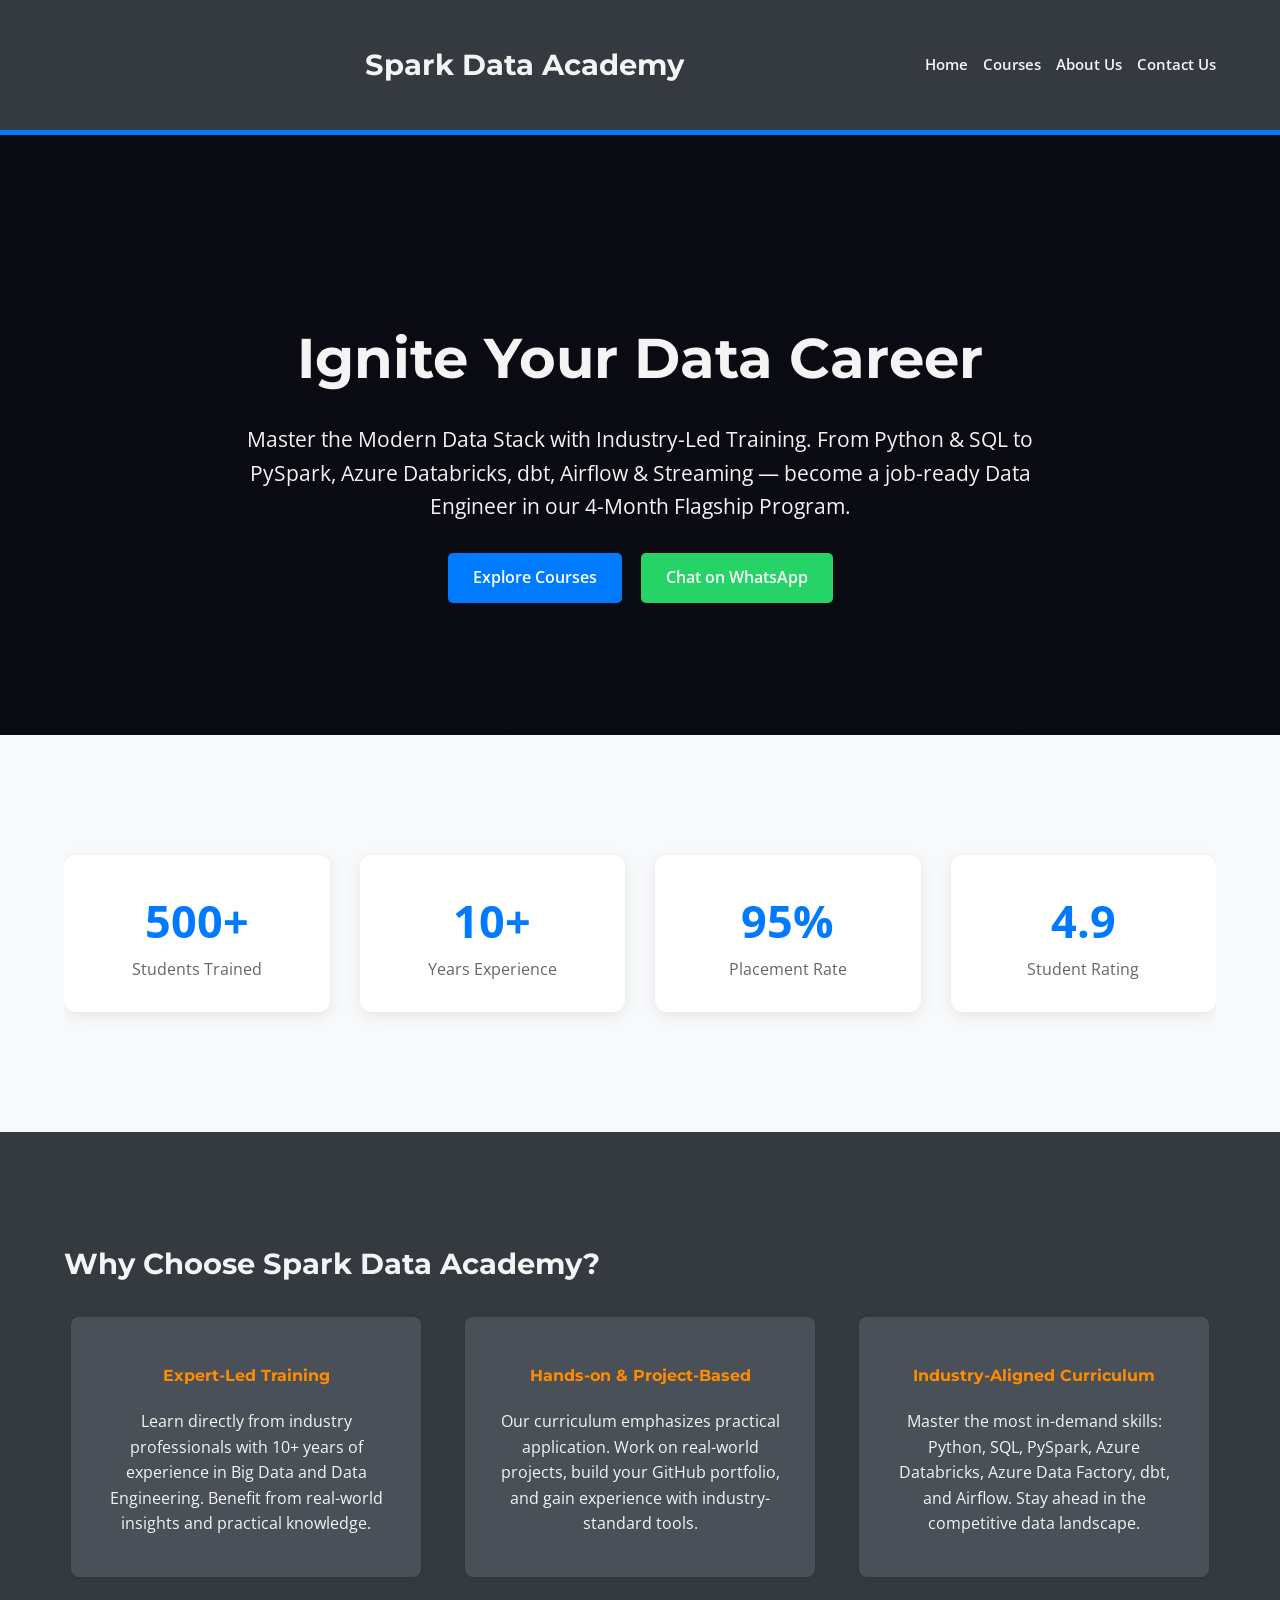
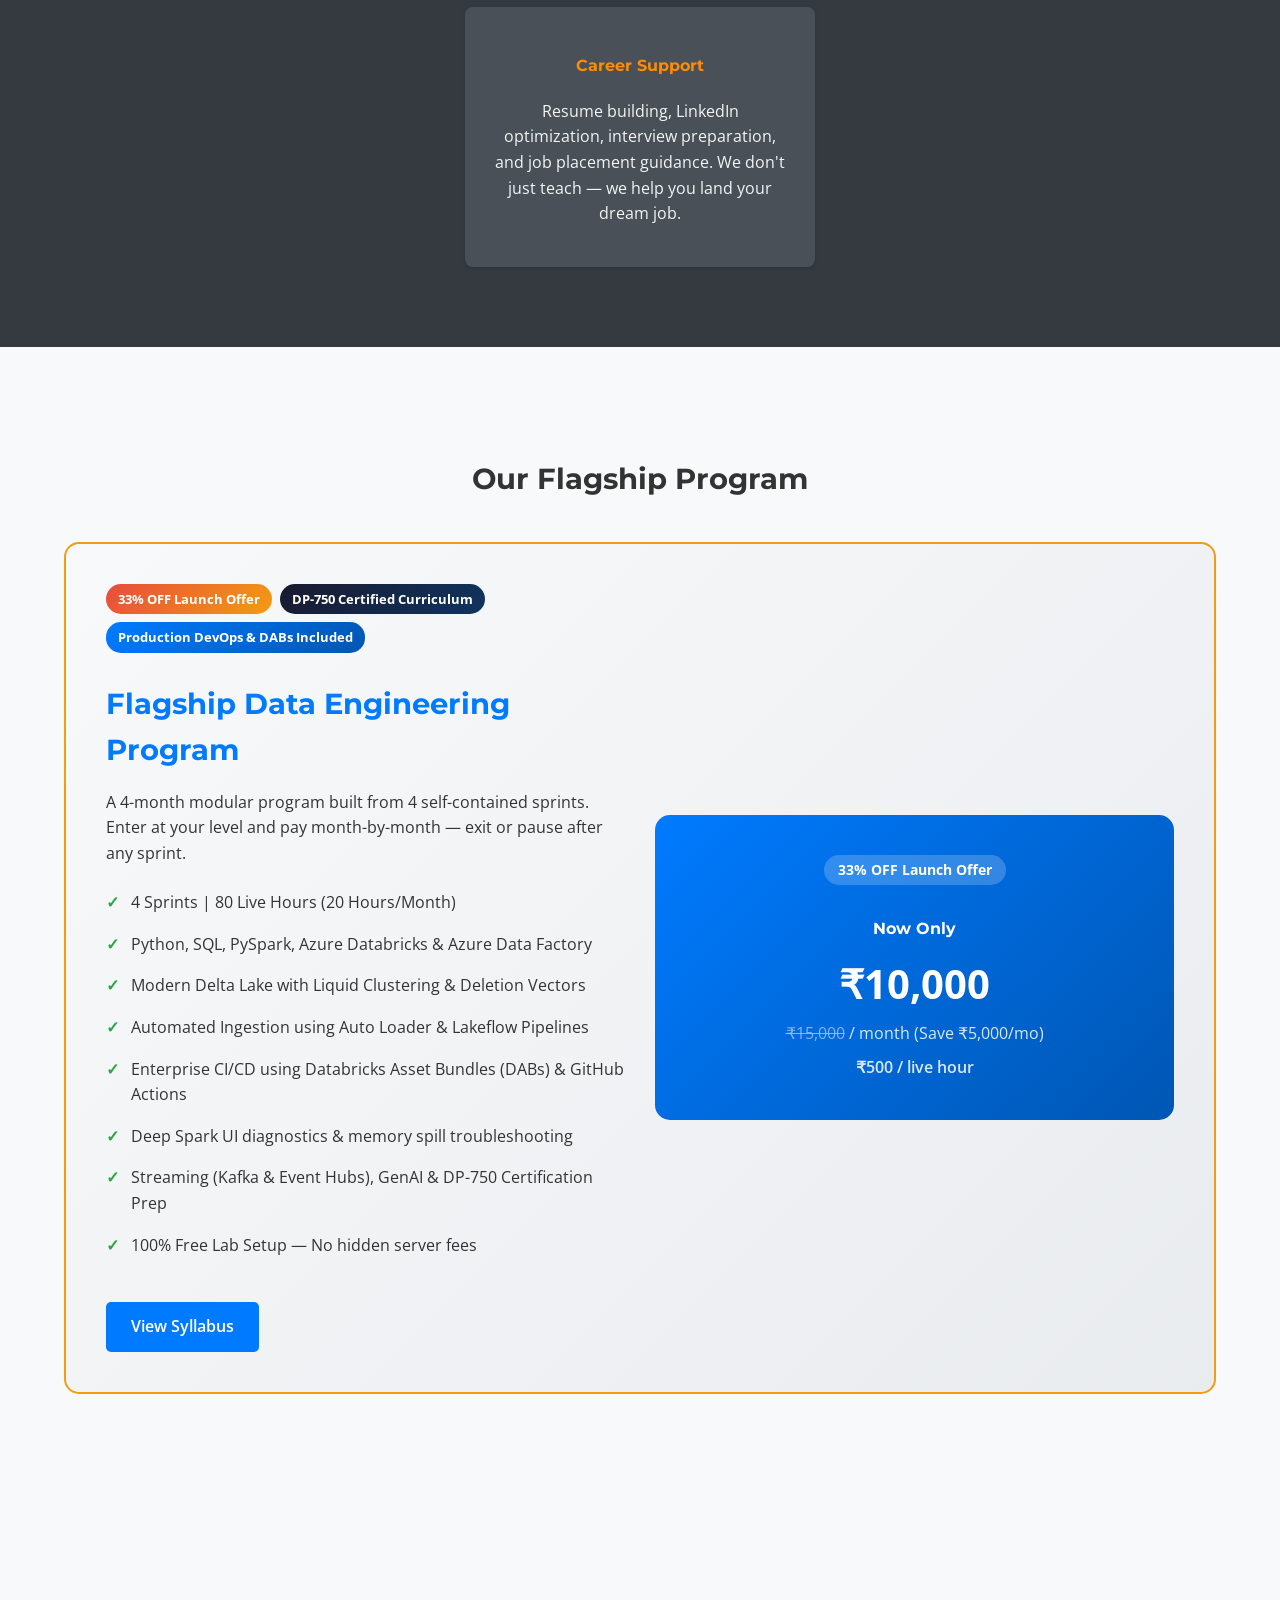
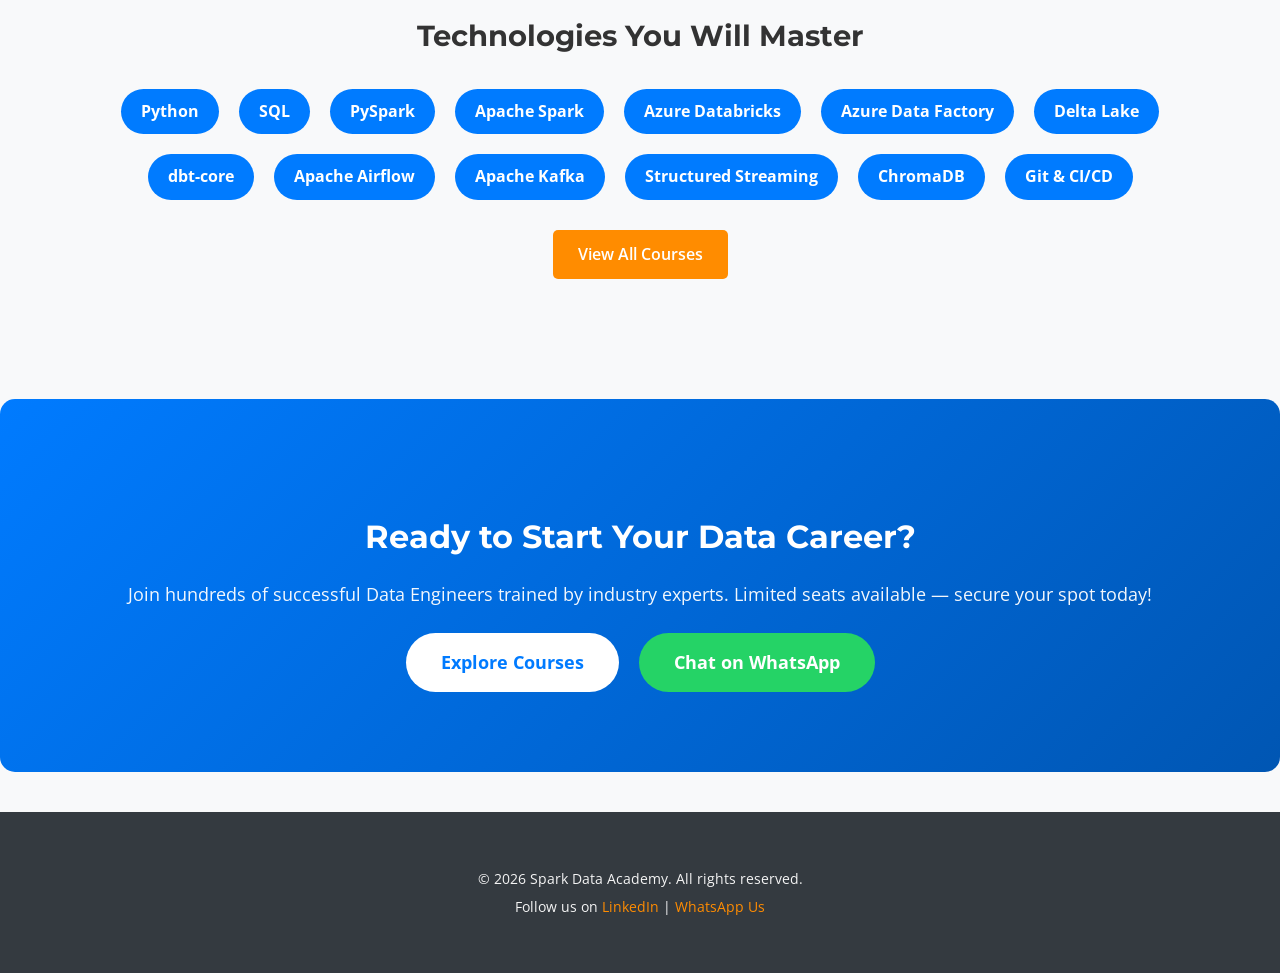
<file: index.html>
<!DOCTYPE html>
<html lang="en">
<head>
    <meta charset="UTF-8">
    <meta name="viewport" content="width=device-width, initial-scale=1.0">
    <title>Spark Data Academy - Ignite Your Data Career</title>
    <link rel="stylesheet" href="style.css">
    <link href="https://fonts.googleapis.com/css2?family=Montserrat:wght@400;700&family=Open+Sans:wght@400;600&display=swap" rel="stylesheet">
    <style>
        .header-logo {
            content: url('https://github.com/sparkdataacademy/sparkdataacademy.github.io/blob/e633ca1f9856132169ed6efd77cc8ddea6101597/logo.png?raw=true'); 
            height: 60px; 
            width: auto;
            vertical-align: middle;
            margin-right: 15px;
        }
        .stats-grid {
            display: grid;
            grid-template-columns: repeat(auto-fit, minmax(200px, 1fr));
            gap: 30px;
            margin: 40px 0;
        }
        .stat-item {
            text-align: center;
            padding: 30px 20px;
            background: white;
            border-radius: 12px;
            box-shadow: 0 4px 15px rgba(0, 0, 0, 0.08);
        }
        .stat-number {
            font-size: 2.8em;
            font-weight: bold;
            color: var(--primary-color);
            display: block;
        }
        .stat-label {
            color: #666;
            font-size: 1em;
            margin-top: 5px;
        }
        .course-highlight {
            background: linear-gradient(135deg, #f8f9fa, #e9ecef);
            padding: 40px;
            border-radius: 15px;
            margin: 30px 0;
            display: grid;
            grid-template-columns: 1fr 1fr;
            gap: 30px;
            align-items: stretch;
        }
        .course-highlight-price {
            display: flex;
            flex-direction: column;
            justify-content: center;
        }
        .course-highlight-content h3 {
            color: var(--primary-color);
            margin-bottom: 15px;
        }
        .course-highlight-features {
            list-style: none;
            padding: 0;
        }
        .course-highlight-features li {
            padding: 8px 0;
            padding-left: 25px;
            position: relative;
        }
        .course-highlight-features li:before {
            content: "\2713";
            color: #28a745;
            position: absolute;
            left: 0;
            font-weight: bold;
        }
        .cta-section {
            background: linear-gradient(135deg, var(--primary-color), #0056b3);
            color: white;
            padding: 60px 30px;
            border-radius: 15px;
            text-align: center;
            margin: 40px 0;
        }
        .cta-section h3 {
            color: white;
            font-size: 2em;
            margin-bottom: 15px;
        }
        .cta-section p {
            font-size: 1.1em;
            margin-bottom: 25px;
            opacity: 0.95;
        }
        .cta-buttons {
            display: flex;
            justify-content: center;
            gap: 20px;
            flex-wrap: wrap;
        }
        .cta-btn {
            display: inline-block;
            padding: 15px 35px;
            text-decoration: none;
            border-radius: 50px;
            font-weight: bold;
            font-size: 1.1em;
            transition: all 0.3s ease;
        }
        .cta-btn-primary {
            background: white;
            color: var(--primary-color);
        }
        .cta-btn-secondary {
            background: #25D366;
            color: white;
        }
        .cta-btn:hover {
            transform: translateY(-3px);
            box-shadow: 0 5px 20px rgba(0, 0, 0, 0.2);
            text-decoration: none;
        }
        @media (max-width: 768px) {
            .course-highlight {
                grid-template-columns: 1fr;
            }
        }
    </style>
</head>
<body>
    <header>
        <div class="container">
            <span class="header-logo"></span>
            <h1>Spark Data Academy</h1>
            <nav>
                <ul>
                    <li><a href="index.html">Home</a></li>
                    <li><a href="courses.html">Courses</a></li>
                    <li><a href="about.html">About Us</a></li>
                    <li><a href="contact.html">Contact Us</a></li>
                </ul>
            </nav>
        </div>
    </header>

    <section id="hero">
        <div class="container">
            <h2>Ignite Your Data Career</h2>
            <p>Master the Modern Data Stack with Industry-Led Training. From Python &amp; SQL to PySpark, Azure Databricks, dbt, Airflow &amp; Streaming &mdash; become a job-ready Data Engineer in our 4-Month Flagship Program.</p>
            <div style="margin-top: 30px;">
                <a href="courses.html" class="button" style="margin-right: 15px;">Explore Courses</a>
                <a href="https://wa.me/919030456094?text=Hi%20Spark%20Data%20Academy!%20I%27m%20interested%20in%20your%20courses." class="button" style="background: #25D366;" target="_blank">Chat on WhatsApp</a>
            </div>
        </div>
    </section>

    <section id="stats" class="light-bg">
        <div class="container">
            <div class="stats-grid">
                <div class="stat-item">
                    <span class="stat-number">500+</span>
                    <span class="stat-label">Students Trained</span>
                </div>
                <div class="stat-item">
                    <span class="stat-number">10+</span>
                    <span class="stat-label">Years Experience</span>
                </div>
                <div class="stat-item">
                    <span class="stat-number">95%</span>
                    <span class="stat-label">Placement Rate</span>
                </div>
                <div class="stat-item">
                    <span class="stat-number">4.9</span>
                    <span class="stat-label">Student Rating</span>
                </div>
            </div>
        </div>
    </section>

    <section id="why-choose-us" class="dark-bg">
        <div class="container">
            <h3>Why Choose Spark Data Academy?</h3>
            <div class="features-grid">
                <div class="feature-item">
                    <h4>Expert-Led Training</h4>
                    <p>Learn directly from industry professionals with 10+ years of experience in Big Data and Data Engineering. Benefit from real-world insights and practical knowledge.</p>
                </div>
                <div class="feature-item">
                    <h4>Hands-on &amp; Project-Based</h4>
                    <p>Our curriculum emphasizes practical application. Work on real-world projects, build your GitHub portfolio, and gain experience with industry-standard tools.</p>
                </div>
                <div class="feature-item">
                    <h4>Industry-Aligned Curriculum</h4>
                    <p>Master the most in-demand skills: Python, SQL, PySpark, Azure Databricks, Azure Data Factory, dbt, and Airflow. Stay ahead in the competitive data landscape.</p>
                </div>
                <div class="feature-item">
                    <h4>Career Support</h4>
                    <p>Resume building, LinkedIn optimization, interview preparation, and job placement guidance. We don't just teach &mdash; we help you land your dream job.</p>
                </div>
            </div>
        </div>
    </section>

    <section id="courses-overview">
        <div class="container">
            <h3 style="text-align: center; margin-bottom: 40px;">Our Flagship Program</h3>

            <div class="course-highlight" style="border: 2px solid #f39c12;">
                <div class="course-highlight-content">
                    <div style="display:flex; flex-wrap:wrap; gap:8px; margin-bottom:12px;">
                        <span style="background: linear-gradient(135deg, #e74c3c, #f39c12); color: white; padding: 5px 12px; border-radius: 15px; font-size: 0.8em; font-weight: bold;">33% OFF Launch Offer</span>
                        <span style="background: linear-gradient(135deg, #1a1a2e, #0f3460); color: white; padding: 5px 12px; border-radius: 15px; font-size: 0.8em; font-weight: bold;">DP-750 Certified Curriculum</span>
                        <span style="background: linear-gradient(135deg, #007bff, #0056b3); color: white; padding: 5px 12px; border-radius: 15px; font-size: 0.8em; font-weight: bold;">Production DevOps &amp; DABs Included</span>
                    </div>
                    <h3>Flagship Data Engineering Program</h3>
                    <p>A 4-month modular program built from 4 self-contained sprints. Enter at your level and pay month-by-month &mdash; exit or pause after any sprint.</p>
                    <ul class="course-highlight-features">
                        <li>4 Sprints | 80 Live Hours (20 Hours/Month)</li>
                        <li>Python, SQL, PySpark, Azure Databricks &amp; Azure Data Factory</li>
                        <li>Modern Delta Lake with Liquid Clustering &amp; Deletion Vectors</li>
                        <li>Automated Ingestion using Auto Loader &amp; Lakeflow Pipelines</li>
                        <li>Enterprise CI/CD using Databricks Asset Bundles (DABs) &amp; GitHub Actions</li>
                        <li>Deep Spark UI diagnostics &amp; memory spill troubleshooting</li>
                        <li>Streaming (Kafka &amp; Event Hubs), GenAI &amp; DP-750 Certification Prep</li>
                        <li>100% Free Lab Setup &mdash; No hidden server fees</li>
                    </ul>
                    <a href="courses.html" class="button" style="margin-top: 20px;">View Syllabus</a>
                </div>
                <div class="course-highlight-price" style="text-align: center;">
                    <div style="background: linear-gradient(135deg, #007bff, #0056b3); color: white; padding: 40px; border-radius: 15px;">
                        <span style="display:inline-block; background: rgba(255,255,255,0.2); padding: 4px 14px; border-radius: 15px; font-weight: bold; font-size: 0.85em; margin-bottom: 10px;">33% OFF Launch Offer</span>
                        <h4 style="color: white; margin-bottom: 10px;">Now Only</h4>
                        <p style="font-size: 2.5em; font-weight: bold; color: white; margin: 0;">&#8377;10,000</p>
                        <p style="color: rgba(255,255,255,0.85); margin: 5px 0 0;"><span style="text-decoration: line-through; opacity: 0.6;">&#8377;15,000</span> / month (Save &#8377;5,000/mo)</p>
                        <p style="color: rgba(255,255,255,0.85); margin: 8px 0 0; font-weight: 600;">&#8377;500 / live hour</p>
                    </div>
                </div>
            </div>
        </div>
    </section>

    <section id="technologies">
        <div class="container">
            <h3 style="text-align: center; margin-bottom: 30px;">Technologies You Will Master</h3>
            <div class="tech-list">
                <p><strong>Python</strong></p>
                <p><strong>SQL</strong></p>
                <p><strong>PySpark</strong></p>
                <p><strong>Apache Spark</strong></p>
                <p><strong>Azure Databricks</strong></p>
                <p><strong>Azure Data Factory</strong></p>
                <p><strong>Delta Lake</strong></p>
                <p><strong>dbt-core</strong></p>
                <p><strong>Apache Airflow</strong></p>
                <p><strong>Apache Kafka</strong></p>
                <p><strong>Structured Streaming</strong></p>
                <p><strong>ChromaDB</strong></p>
                <p><strong>Git &amp; CI/CD</strong></p>
            </div>
            <div style="text-align: center; margin-top: 30px;">
                <a href="courses.html" class="button secondary">View All Courses</a>
            </div>
        </div>
    </section>

    <section class="cta-section">
        <div class="container">
            <h3>Ready to Start Your Data Career?</h3>
            <p>Join hundreds of successful Data Engineers trained by industry experts. Limited seats available &mdash; secure your spot today!</p>
            <div class="cta-buttons">
                <a href="courses.html" class="cta-btn cta-btn-primary">Explore Courses</a>
                <a href="https://wa.me/919030456094?text=Hi%20Spark%20Data%20Academy!%20I%27d%20like%20to%20know%20more%20about%20your%20courses." class="cta-btn cta-btn-secondary" target="_blank">Chat on WhatsApp</a>
            </div>
        </div>
    </section>

    <footer>
        <div class="container">
            <p>&copy; 2026 Spark Data Academy. All rights reserved.</p>
            <p>Follow us on <a href="https://www.linkedin.com/company/sparkbigdataacademy" target="_blank">LinkedIn</a> | <a href="https://wa.me/919030456094" target="_blank">WhatsApp Us</a></p>
        </div>
    </footer>
</body>
</html>
</file>
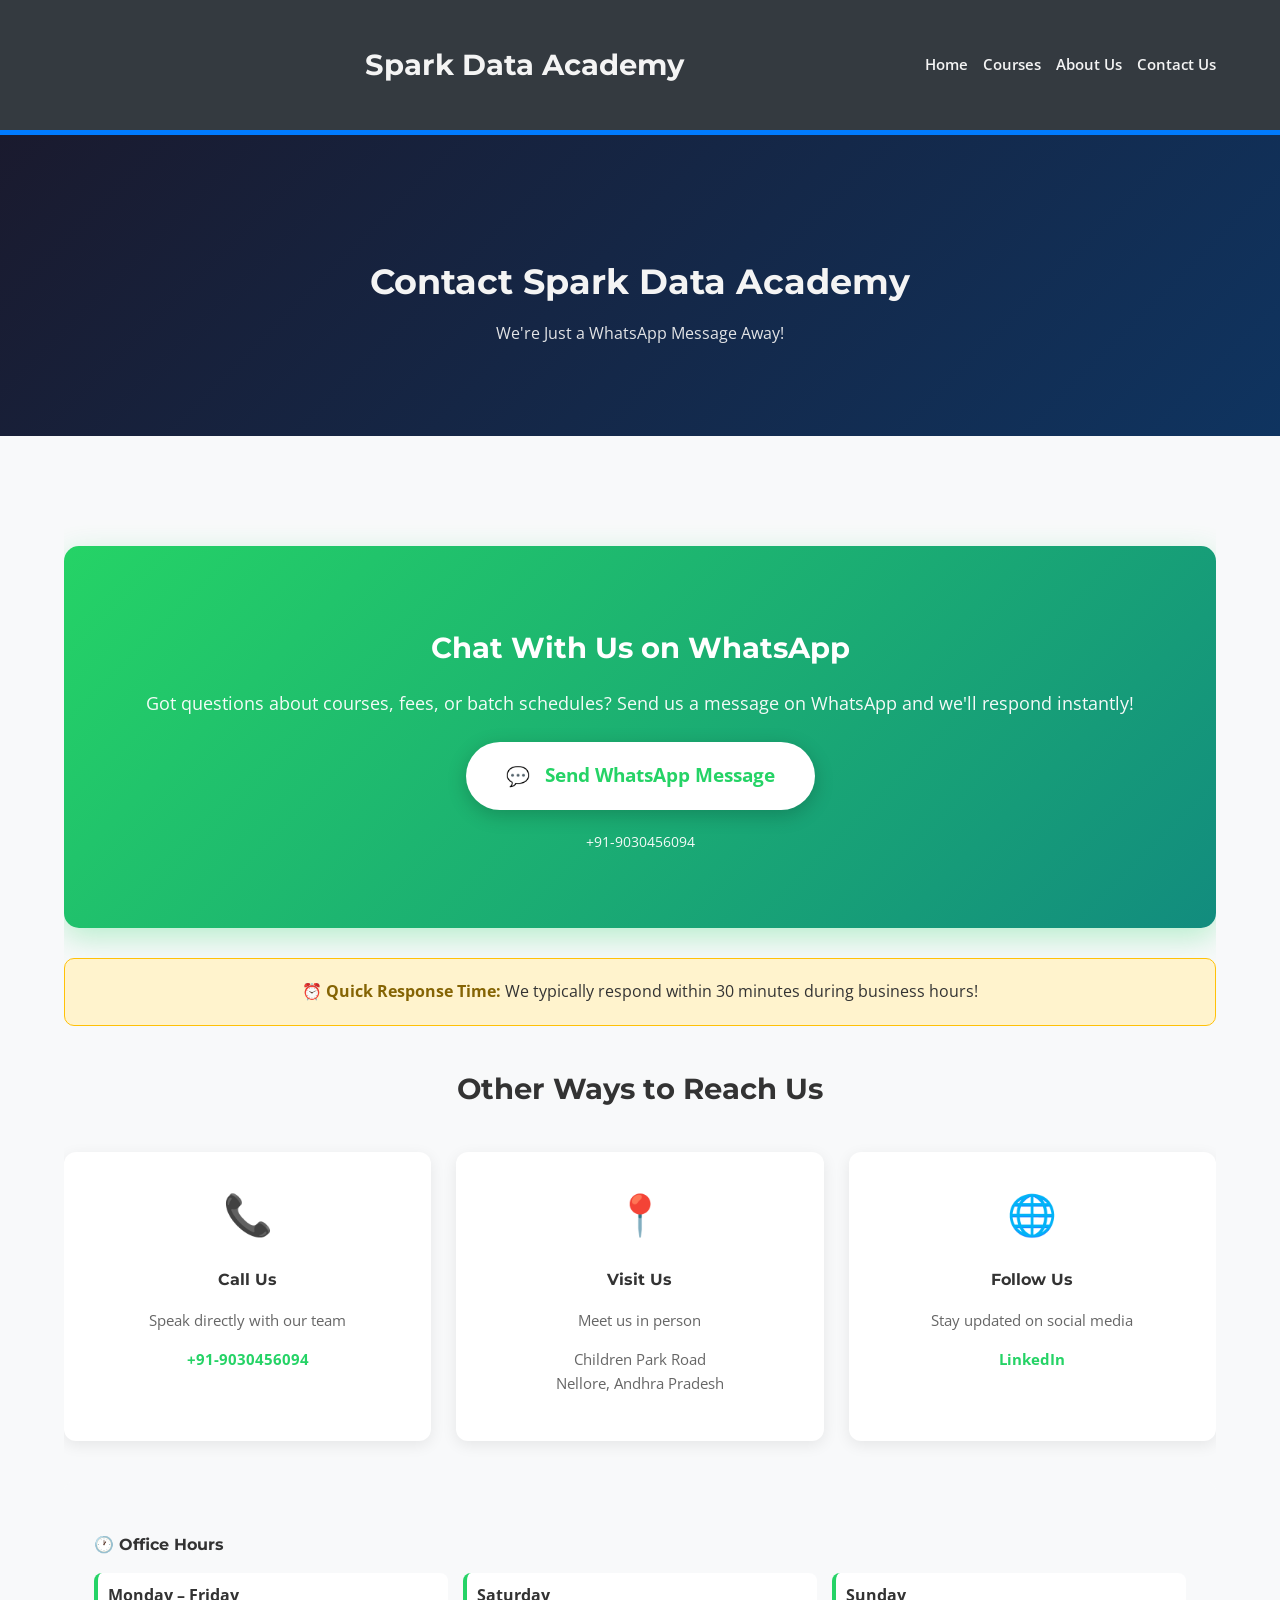
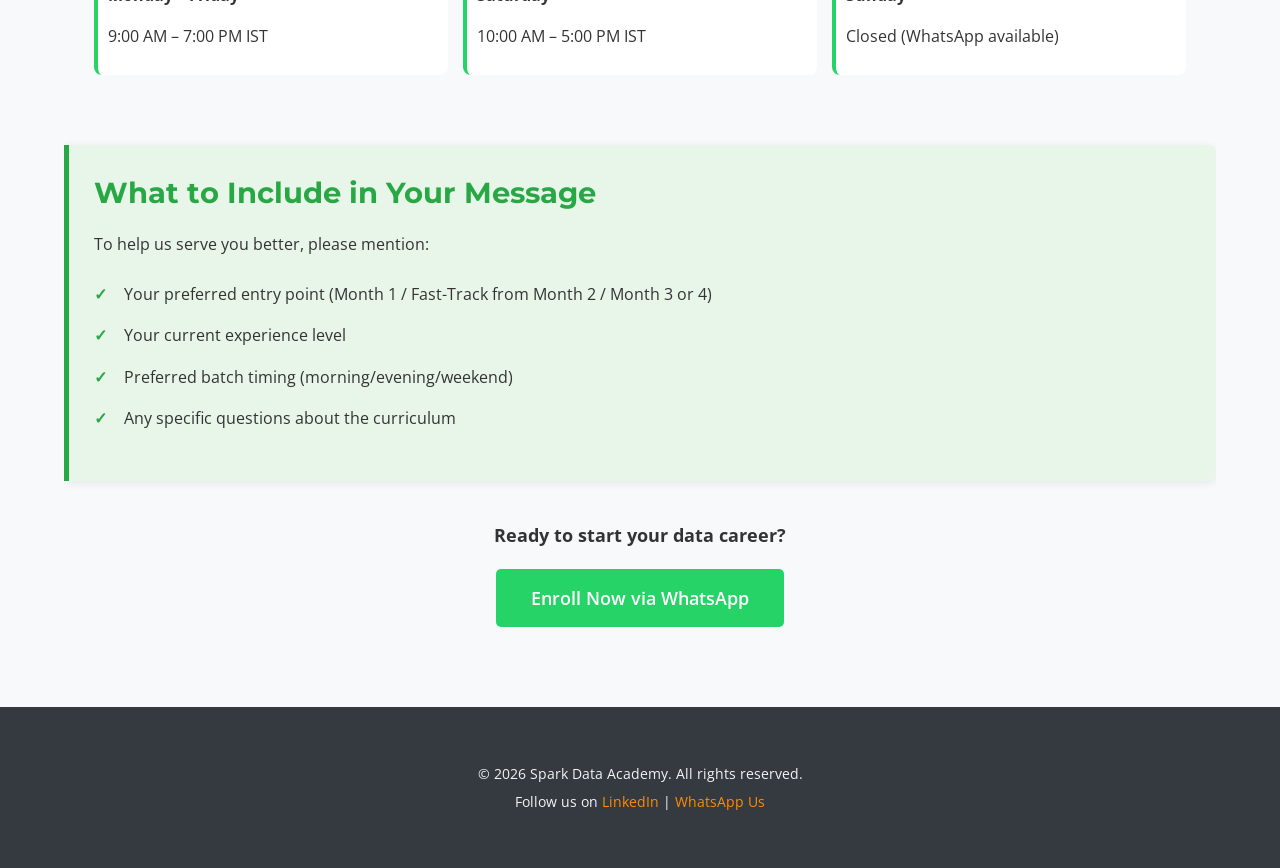
<file: contact.html>
<!DOCTYPE html>
<html lang="en">
<head>
    <meta charset="UTF-8">
    <meta name="viewport" content="width=device-width, initial-scale=1.0">
    <title>Contact Us - Spark Data Academy</title>
    <link rel="stylesheet" href="style.css">
    <link href="https://fonts.googleapis.com/css2?family=Montserrat:wght@400;700&family=Open+Sans:wght@400;600&display=swap" rel="stylesheet">
    <style>
        .header-logo {
            content: url('https://github.com/sparkdataacademy/sparkdataacademy.github.io/blob/e633ca1f9856132169ed6efd77cc8ddea6101597/logo.png?raw=true'); 
            height: 60px; 
            width: auto;
            vertical-align: middle;
            margin-right: 15px;
        }
        .whatsapp-section {
            background: linear-gradient(135deg, #25D366, #128C7E);
            color: white;
            padding: 50px 30px;
            border-radius: 15px;
            text-align: center;
            margin: 30px 0;
            box-shadow: 0 10px 30px rgba(37, 211, 102, 0.3);
        }
        .whatsapp-section h3 {
            color: white;
            margin-bottom: 15px;
            font-size: 1.8em;
        }
        .whatsapp-section p {
            font-size: 1.1em;
            margin-bottom: 25px;
            opacity: 0.95;
        }
        .whatsapp-btn {
            display: inline-block;
            background: white;
            color: #25D366;
            padding: 18px 40px;
            text-decoration: none;
            border-radius: 50px;
            font-weight: bold;
            font-size: 1.2em;
            transition: all 0.3s ease;
            box-shadow: 0 5px 20px rgba(0, 0, 0, 0.2);
        }
        .whatsapp-btn:hover {
            transform: translateY(-3px);
            box-shadow: 0 8px 25px rgba(0, 0, 0, 0.3);
            text-decoration: none;
        }
        .whatsapp-icon {
            width: 24px;
            height: 24px;
            vertical-align: middle;
            margin-right: 10px;
        }
        .contact-cards {
            display: grid;
            grid-template-columns: repeat(auto-fit, minmax(280px, 1fr));
            gap: 25px;
            margin: 40px 0;
        }
        .contact-card {
            background: white;
            padding: 30px;
            border-radius: 12px;
            text-align: center;
            box-shadow: 0 4px 15px rgba(0, 0, 0, 0.08);
            transition: transform 0.3s ease;
        }
        .contact-card:hover {
            transform: translateY(-5px);
        }
        .contact-card-icon {
            font-size: 2.5em;
            margin-bottom: 15px;
        }
        .contact-card h4 {
            color: #333;
            margin-bottom: 10px;
        }
        .contact-card p {
            color: #666;
            font-size: 0.95em;
        }
        .contact-card a {
            color: #25D366;
            font-weight: bold;
            text-decoration: none;
        }
        .contact-card a:hover {
            text-decoration: underline;
        }
        .response-time {
            background: #fff3cd;
            border: 1px solid #ffc107;
            padding: 20px;
            border-radius: 10px;
            margin: 30px 0;
            text-align: center;
        }
        .response-time strong {
            color: #856404;
        }
        .office-hours {
            background: #f8f9fa;
            padding: 30px;
            border-radius: 12px;
            margin: 30px 0;
        }
        .office-hours h4 {
            color: #333;
            margin-bottom: 15px;
        }
        .office-hours-grid {
            display: grid;
            grid-template-columns: repeat(auto-fit, minmax(200px, 1fr));
            gap: 15px;
        }
        .office-day {
            padding: 10px;
            background: white;
            border-radius: 8px;
            border-left: 4px solid #25D366;
        }
    </style>
</head>
<body>
    <header>
        <div class="container">
            <span class="header-logo"></span>
            <h1>Spark Data Academy</h1>
            <nav>
                <ul>
                    <li><a href="index.html">Home</a></li>
                    <li><a href="courses.html">Courses</a></li>
                    <li><a href="about.html">About Us</a></li>
                    <li><a href="contact.html">Contact Us</a></li>
                </ul>
            </nav>
        </div>
    </header>

    <section id="page-hero">
        <div class="container">
            <h2>Contact Spark Data Academy</h2>
            <p>We're Just a WhatsApp Message Away!</p>
        </div>
    </section>

    <section id="contact-content" class="light-bg">
        <div class="container">
            
            <div class="whatsapp-section">
                <h3>Chat With Us on WhatsApp</h3>
                <p>Got questions about courses, fees, or batch schedules? Send us a message on WhatsApp and we'll respond instantly!</p>
                <a href="https://wa.me/919030456094?text=Hi%20Spark%20Data%20Academy!%20I%27m%20interested%20in%20your%20courses.%20Please%20share%20more%20details." class="whatsapp-btn" target="_blank">
                    <span class="whatsapp-icon">&#128172;</span> Send WhatsApp Message
                </a>
                <p style="margin-top: 20px; font-size: 0.9em;">+91-9030456094</p>
            </div>

            <div class="response-time">
                <strong>&#9200; Quick Response Time:</strong> We typically respond within 30 minutes during business hours!
            </div>

            <h3 style="text-align: center; margin: 40px 0 20px;">Other Ways to Reach Us</h3>
            
            <div class="contact-cards">
                <div class="contact-card">
                    <div class="contact-card-icon">&#128222;</div>
                    <h4>Call Us</h4>
                    <p>Speak directly with our team</p>
                    <p><a href="tel:+919030456094">+91-9030456094</a></p>
                </div>
                
                <div class="contact-card">
                    <div class="contact-card-icon">&#128205;</div>
                    <h4>Visit Us</h4>
                    <p>Meet us in person</p>
                    <p>Children Park Road<br>Nellore, Andhra Pradesh</p>
                </div>
                
                <div class="contact-card">
                    <div class="contact-card-icon">&#127760;</div>
                    <h4>Follow Us</h4>
                    <p>Stay updated on social media</p>
                    <p><a href="https://www.linkedin.com/company/sparkbigdataacademy" target="_blank">LinkedIn</a></p>
                </div>
            </div>

            <div class="office-hours">
                <h4>&#128336; Office Hours</h4>
                <div class="office-hours-grid">
                    <div class="office-day">
                        <strong>Monday &ndash; Friday</strong>
                        <p>9:00 AM &ndash; 7:00 PM IST</p>
                    </div>
                    <div class="office-day">
                        <strong>Saturday</strong>
                        <p>10:00 AM &ndash; 5:00 PM IST</p>
                    </div>
                    <div class="office-day">
                        <strong>Sunday</strong>
                        <p>Closed (WhatsApp available)</p>
                    </div>
                </div>
            </div>

            <div class="module-card" style="background: #e8f5e9; border-left-color: #28a745; margin-top: 40px;">
                <h3 style="color: #28a745;">What to Include in Your Message</h3>
                <p>To help us serve you better, please mention:</p>
                <ul style="list-style: none; padding: 0;">
                    <li style="padding: 8px 0; padding-left: 30px; position: relative;"><span style="position: absolute; left: 0; color: #28a745; font-weight: bold;">&#10003;</span> Your preferred entry point (Month 1 / Fast-Track from Month 2 / Month 3 or 4)</li>
                    <li style="padding: 8px 0; padding-left: 30px; position: relative;"><span style="position: absolute; left: 0; color: #28a745; font-weight: bold;">&#10003;</span> Your current experience level</li>
                    <li style="padding: 8px 0; padding-left: 30px; position: relative;"><span style="position: absolute; left: 0; color: #28a745; font-weight: bold;">&#10003;</span> Preferred batch timing (morning/evening/weekend)</li>
                    <li style="padding: 8px 0; padding-left: 30px; position: relative;"><span style="position: absolute; left: 0; color: #28a745; font-weight: bold;">&#10003;</span> Any specific questions about the curriculum</li>
                </ul>
            </div>

            <div class="text-center" style="margin-top: 40px;">
                <p style="font-size: 1.1em; margin-bottom: 20px;"><strong>Ready to start your data career?</strong></p>
                <a href="https://wa.me/919030456094?text=Hi%20Spark%20Data%20Academy!%20I%27d%20like%20to%20enroll%20in%20a%20course.%20Please%20share%20details." class="button primary" style="background: #25D366; font-size: 1.1em; padding: 15px 35px;" target="_blank">Enroll Now via WhatsApp</a>
            </div>

        </div>
    </section>

    <footer>
        <div class="container">
            <p>&copy; 2026 Spark Data Academy. All rights reserved.</p>
            <p>Follow us on <a href="https://www.linkedin.com/company/sparkbigdataacademy" target="_blank">LinkedIn</a> | <a href="https://wa.me/919030456094" target="_blank">WhatsApp Us</a></p>
        </div>
    </footer>
</body>
</html>
</file>
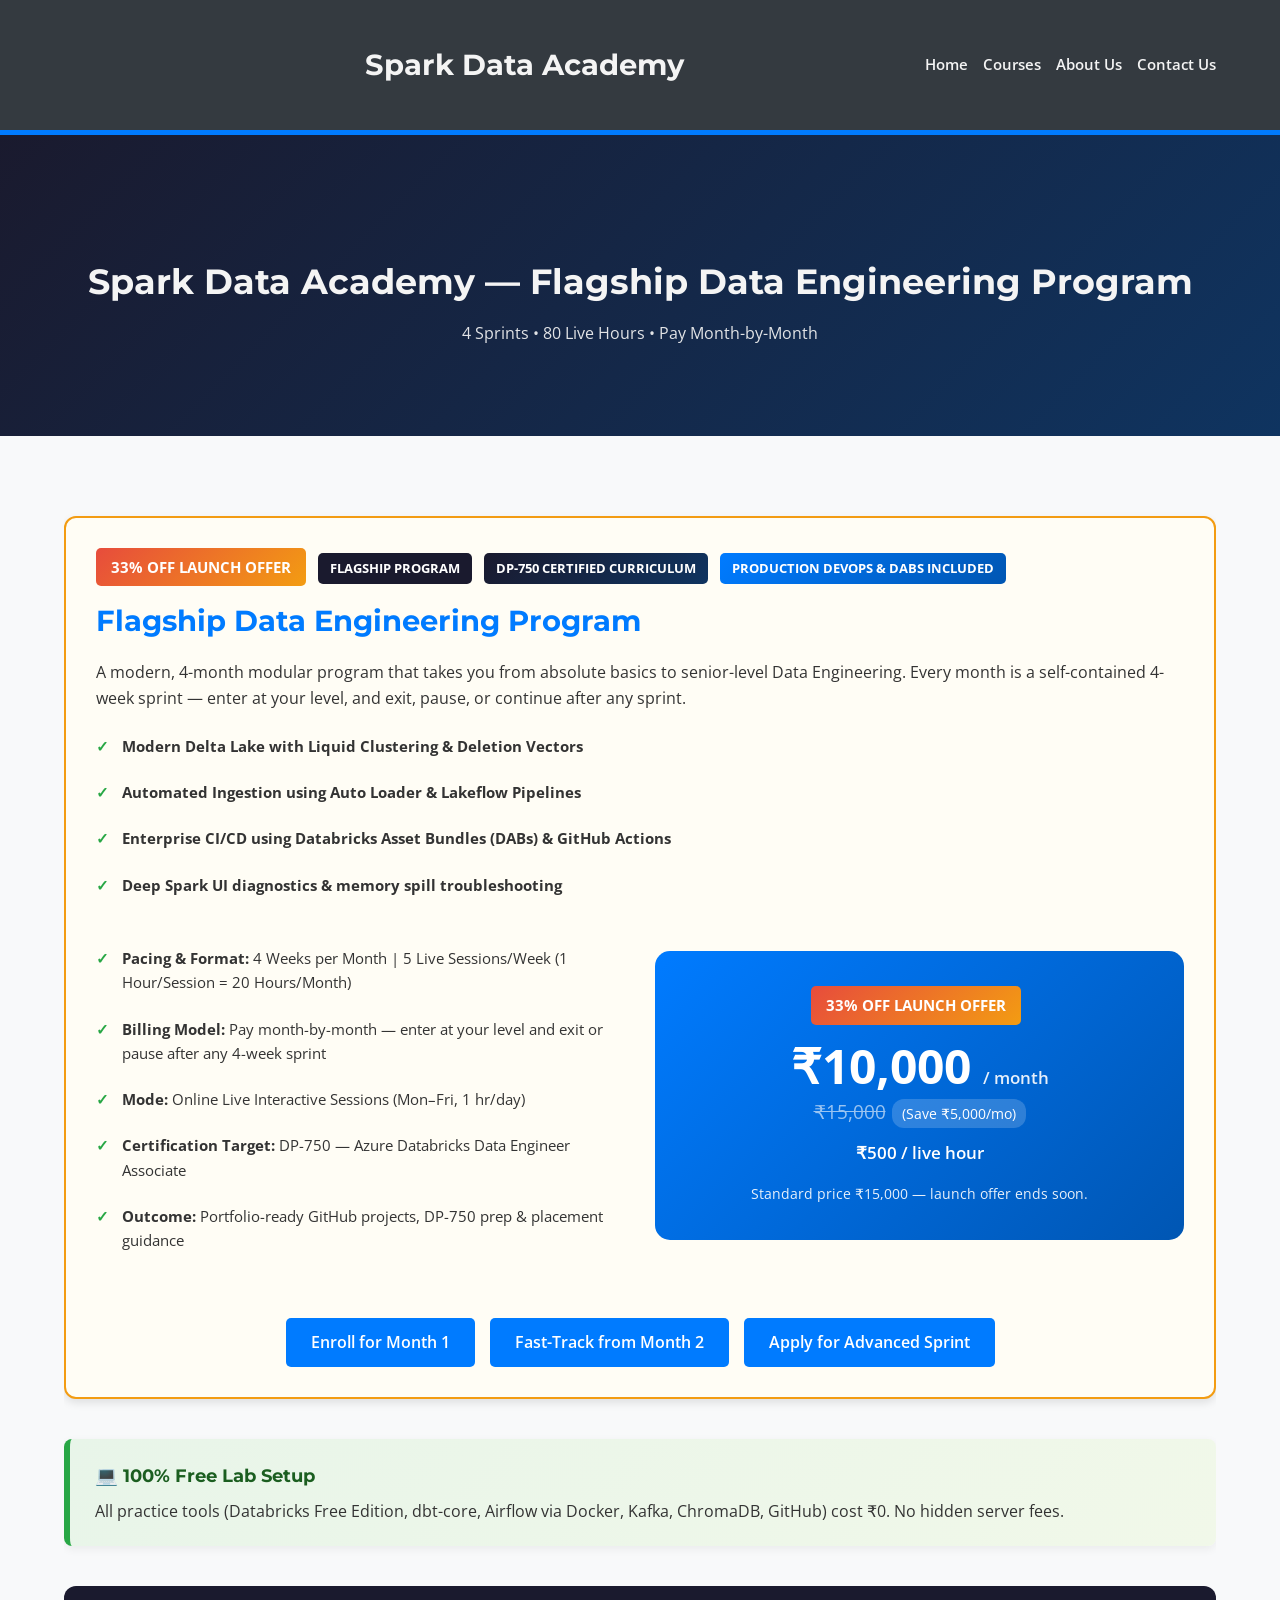
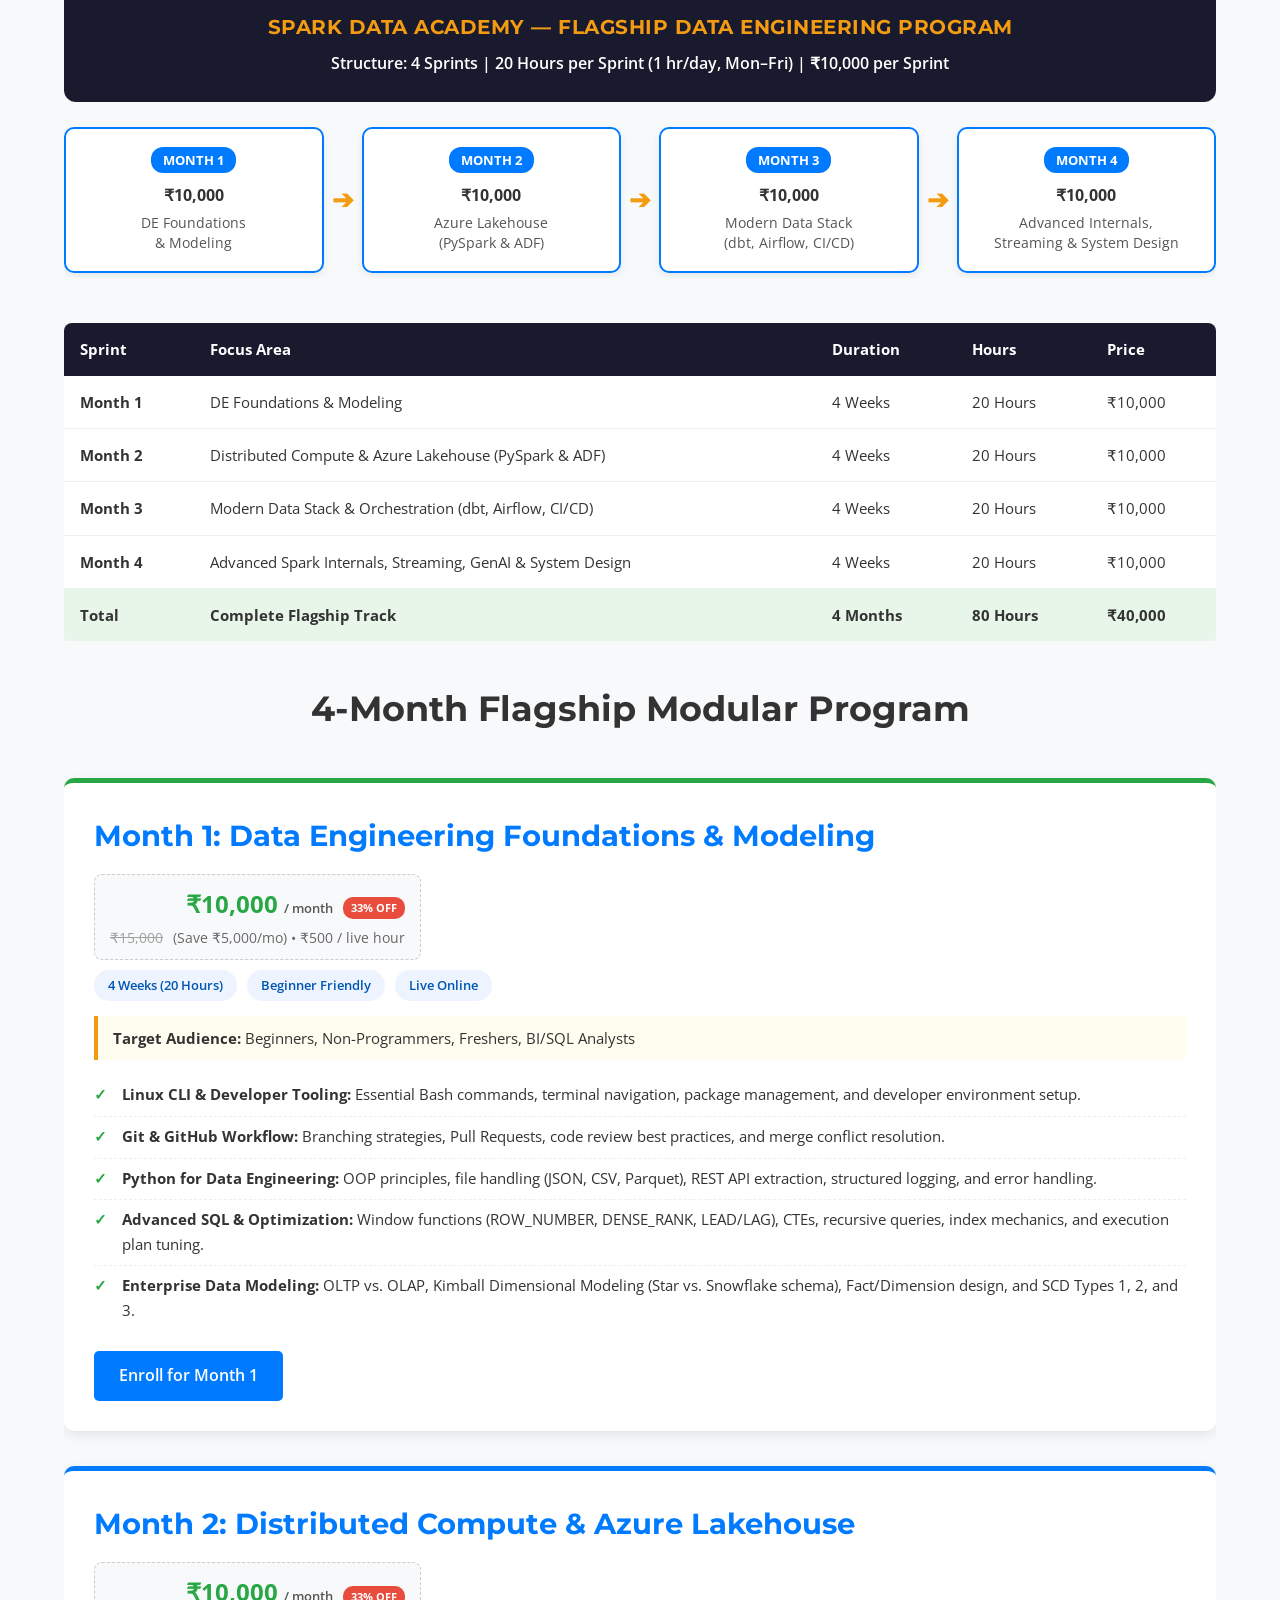
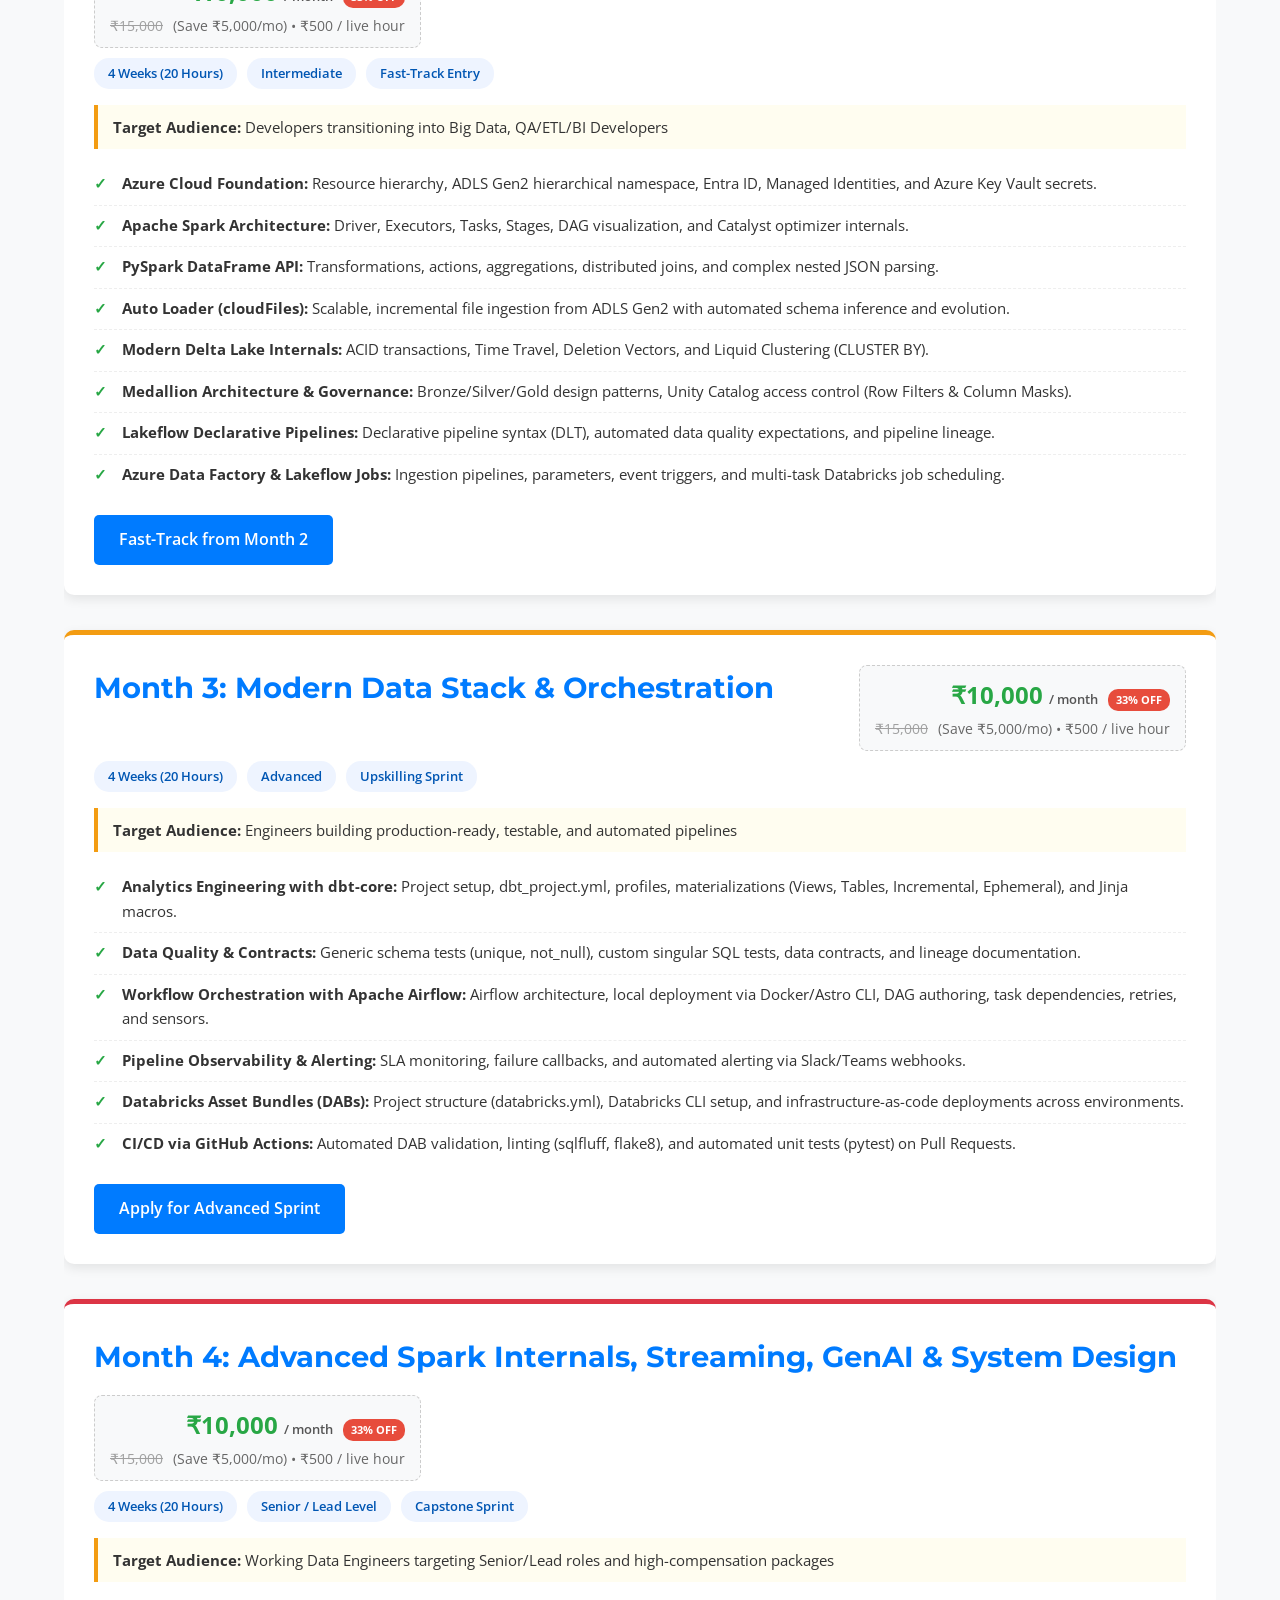
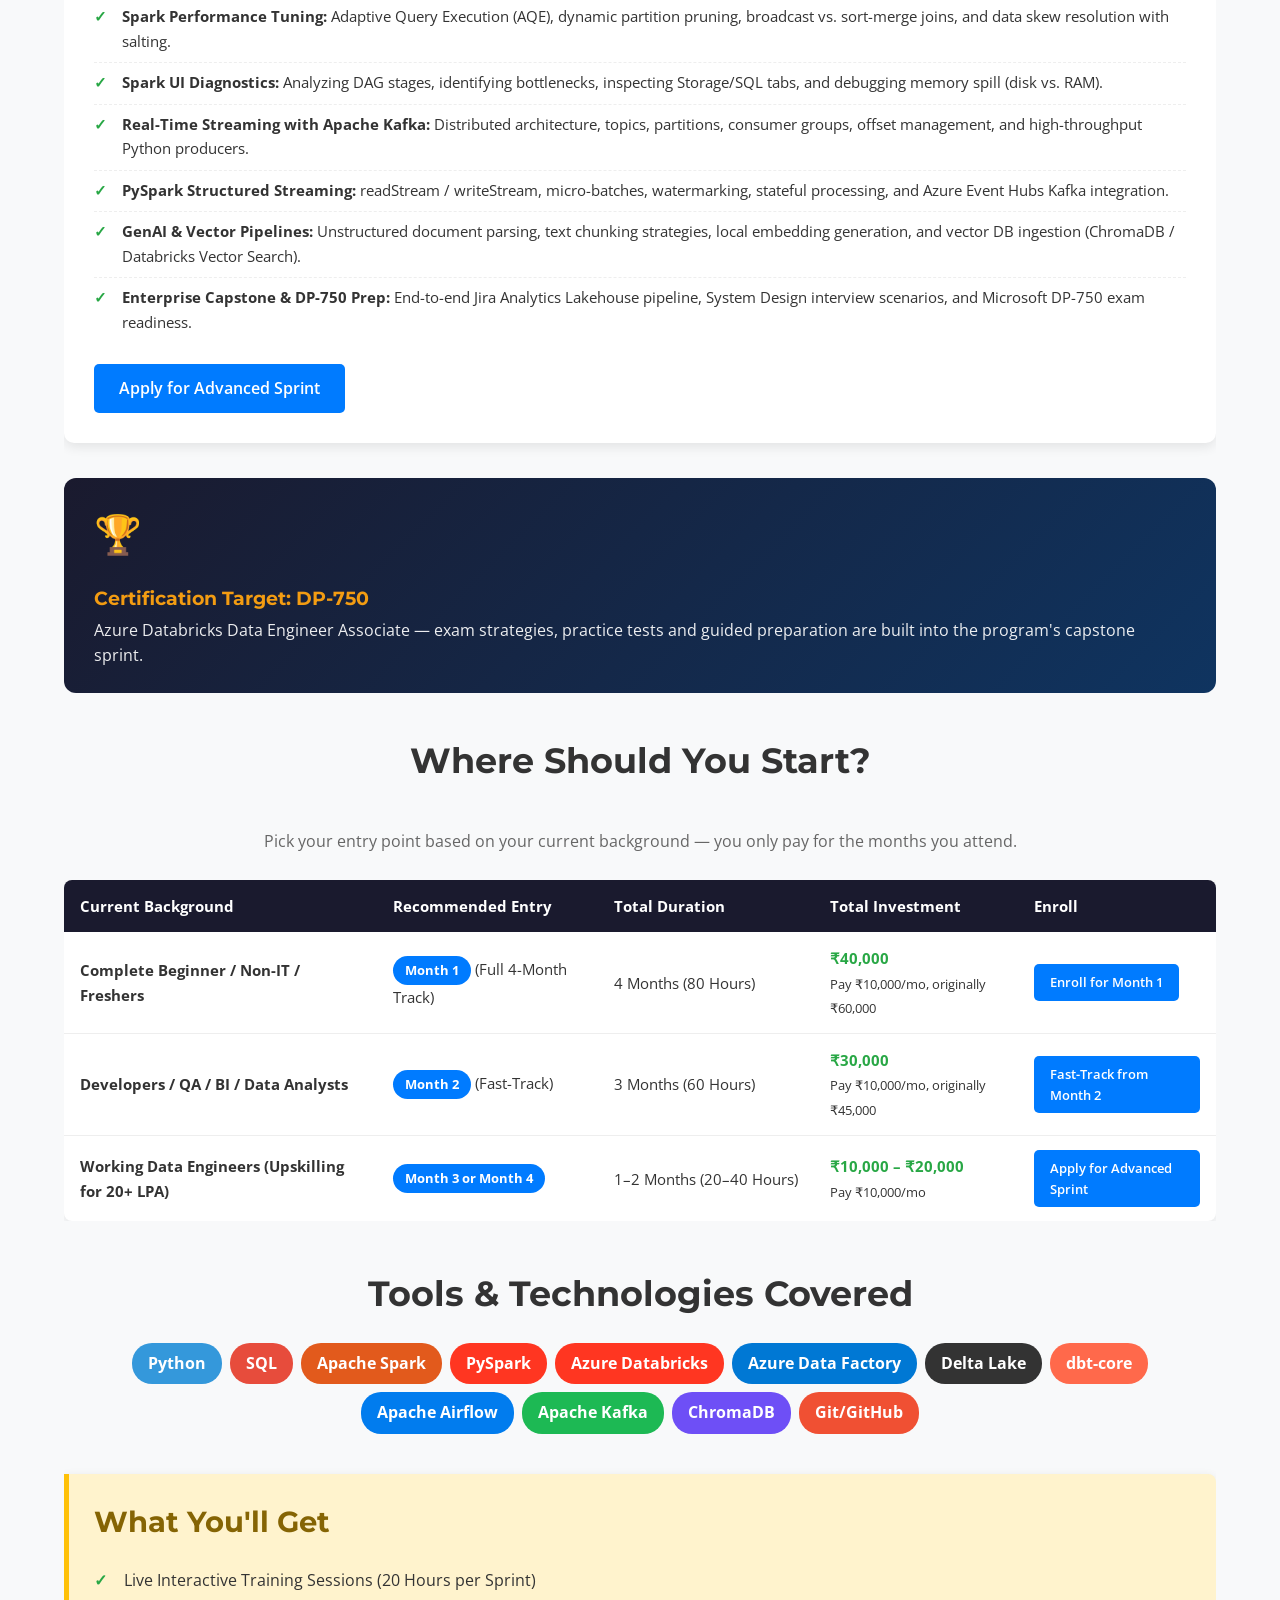
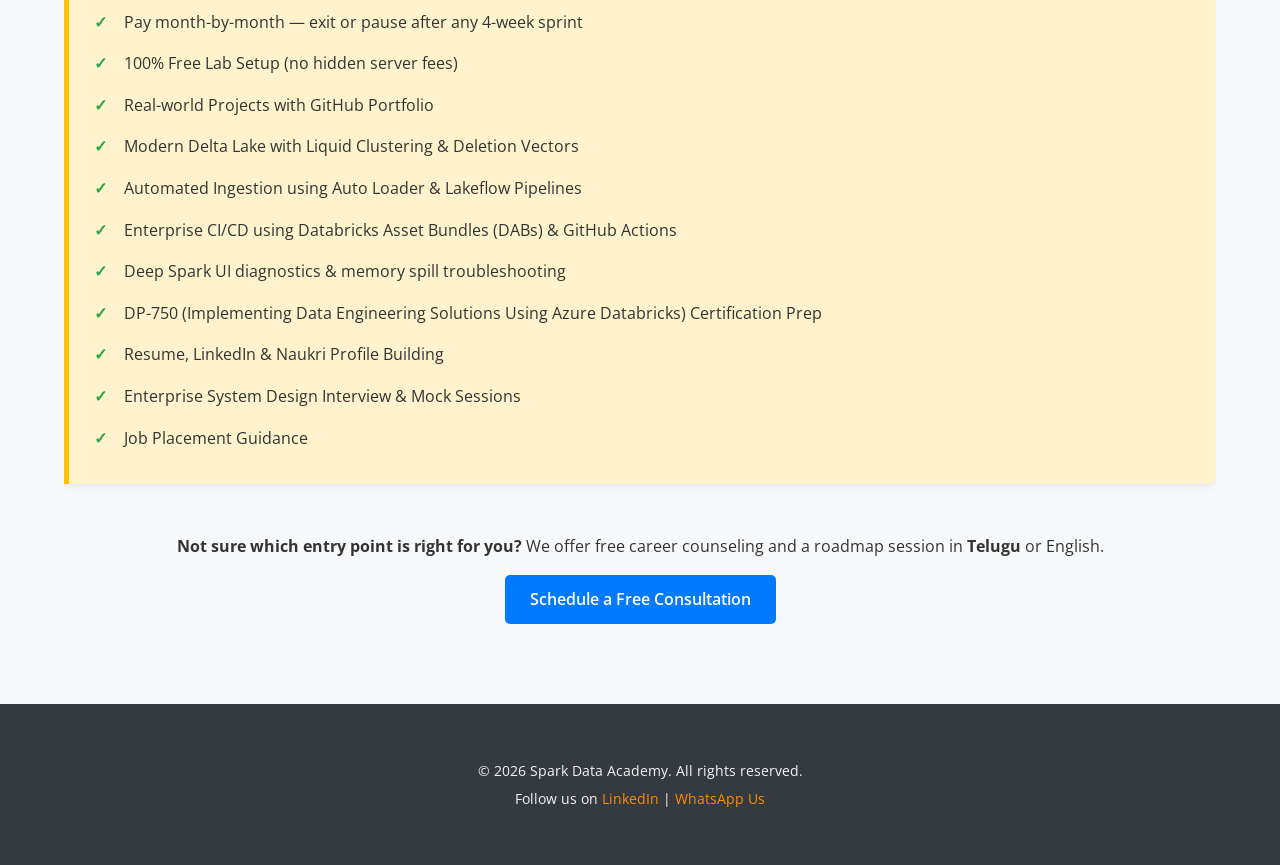
<file: courses.html>
<!DOCTYPE html>
<html lang="en">
<head>
    <meta charset="UTF-8">
    <meta name="viewport" content="width=device-width, initial-scale=1.0">
    <title>Courses &amp; Syllabus - Spark Data Academy</title>
    <link rel="stylesheet" href="style.css">
    <link href="https://fonts.googleapis.com/css2?family=Montserrat:wght@400;700&family=Open+Sans:wght@400;600&display=swap" rel="stylesheet">
    <style>
        .header-logo {
            content: url('https://github.com/sparkdataacademy/sparkdataacademy.github.io/blob/e633ca1f9856132169ed6efd77cc8ddea6101597/logo.png?raw=true');
            height: 60px;
            width: auto;
            vertical-align: middle;
            margin-right: 15px;
        }
        .flagship-course {
            border: 2px solid #f39c12;
            background-color: #fffdf5;
            padding: 30px;
            border-radius: 12px;
            margin-bottom: 40px;
        }
        .badge {
            display: inline-block;
            background: #f39c12;
            color: white;
            padding: 5px 12px;
            border-radius: 5px;
            font-size: 0.8em;
            text-transform: uppercase;
            font-weight: bold;
            margin: 0 8px 12px 0;
        }
        .badge-launch {
            background: linear-gradient(135deg, #e74c3c, #f39c12);
            font-size: 0.95em;
            padding: 7px 15px;
            animation: pulse 2s infinite;
        }
        @keyframes pulse {
            0% { box-shadow: 0 0 0 0 rgba(243, 156, 18, 0.5); }
            70% { box-shadow: 0 0 0 10px rgba(243, 156, 18, 0); }
            100% { box-shadow: 0 0 0 0 rgba(243, 156, 18, 0); }
        }
        .pricing-wrap {
            display: grid;
            grid-template-columns: 1fr 1fr;
            gap: 30px;
            align-items: center;
            margin-top: 20px;
        }
        .pricing-card {
            background: linear-gradient(135deg, #007bff, #0056b3);
            color: #fff;
            border-radius: 15px;
            padding: 35px;
            text-align: center;
        }
        .price-main {
            font-size: 3em;
            font-weight: bold;
            margin: 10px 0 5px;
            line-height: 1.1;
        }
        .price-main small {
            font-size: 0.35em;
            font-weight: 600;
            opacity: 0.9;
        }
        .price-old {
            text-decoration: line-through;
            opacity: 0.6;
            font-size: 1.2em;
            margin-right: 6px;
        }
        .price-save {
            display: inline-block;
            background: rgba(255, 255, 255, 0.18);
            padding: 3px 10px;
            border-radius: 12px;
            font-size: 0.9em;
        }
        .price-hour {
            margin-top: 12px;
            font-size: 1.05em;
            font-weight: 600;
        }
        .pricing-facts {
            list-style: none;
            padding: 0;
            margin: 15px 0 0;
            text-align: left;
        }
        .pricing-facts li {
            padding: 7px 0 7px 26px;
            position: relative;
            font-size: 0.97em;
        }
        .pricing-facts li:before {
            content: "\2713";
            color: #28a745;
            position: absolute;
            left: 0;
            font-weight: bold;
        }
        .lab-banner {
            background: linear-gradient(135deg, #e8f5e9, #f1f8e9);
            border-left: 6px solid #28a745;
            border-radius: 8px;
            padding: 22px 25px;
            margin: 0 0 40px;
            box-shadow: 0 3px 10px rgba(0, 0, 0, 0.06);
        }
        .lab-banner h4 {
            margin: 0 0 8px;
            color: #1b5e20;
            font-size: 1.15em;
        }
        .lab-banner p {
            margin: 0;
            color: #333;
        }
        .structure-banner {
            background: #1a1a2e;
            color: #fff;
            text-align: center;
            border-radius: 12px;
            padding: 25px 20px;
            margin-bottom: 25px;
        }
        .structure-banner h3 {
            color: #f39c12;
            margin: 0 0 8px;
            font-size: 1.25em;
            letter-spacing: 0.5px;
        }
        .structure-banner p {
            margin: 0;
            font-weight: 600;
        }
        .program-flow {
            display: flex;
            align-items: stretch;
            gap: 8px;
            margin-bottom: 45px;
            overflow-x: auto;
            padding-bottom: 5px;
        }
        .flow-step {
            flex: 1;
            min-width: 180px;
            background: #fff;
            border: 2px solid #007bff;
            border-radius: 10px;
            padding: 18px 14px;
            text-align: center;
            box-shadow: 0 3px 8px rgba(0, 0, 0, 0.07);
        }
        .flow-step .flow-month {
            display: inline-block;
            background: #007bff;
            color: #fff;
            font-weight: bold;
            font-size: 0.8em;
            padding: 3px 12px;
            border-radius: 12px;
            text-transform: uppercase;
        }
        .flow-step .flow-price {
            display: block;
            font-weight: bold;
            color: #333;
            margin: 10px 0 4px;
        }
        .flow-step .flow-title {
            display: block;
            font-size: 0.9em;
            color: #555;
            line-height: 1.4;
        }
        .flow-arrow {
            align-self: center;
            font-size: 1.6em;
            color: #f39c12;
            font-weight: bold;
        }
        .month-card {
            background: #fff;
            border-radius: 10px;
            box-shadow: 0 4px 12px rgba(0, 0, 0, 0.09);
            padding: 30px;
            margin-bottom: 35px;
            border-top: 5px solid #007bff;
        }
        .month-card.m1 { border-top-color: #28a745; }
        .month-card.m2 { border-top-color: #007bff; }
        .month-card.m3 { border-top-color: #f39c12; }
        .month-card.m4 { border-top-color: #dc3545; }
        .month-head {
            display: flex;
            flex-wrap: wrap;
            justify-content: space-between;
            align-items: flex-start;
            gap: 15px;
            margin-bottom: 10px;
        }
        .month-head h3 {
            margin: 0;
            color: var(--primary-color);
        }
        .month-price {
            text-align: right;
            background: #f8f9fa;
            border: 1px dashed #ccc;
            border-radius: 8px;
            padding: 10px 15px;
            min-width: 210px;
        }
        .month-price .mp-now {
            font-size: 1.5em;
            font-weight: bold;
            color: #28a745;
        }
        .month-price .mp-now small {
            font-size: 0.55em;
            color: #555;
            font-weight: 600;
        }
        .month-price .mp-old {
            text-decoration: line-through;
            opacity: 0.6;
            margin-right: 6px;
        }
        .month-price .mp-tag {
            display: inline-block;
            background: #e74c3c;
            color: #fff;
            font-size: 0.7em;
            font-weight: bold;
            padding: 2px 8px;
            border-radius: 10px;
            margin-left: 6px;
            vertical-align: middle;
        }
        .month-price .mp-hour {
            display: block;
            font-size: 0.85em;
            color: #666;
            margin-top: 4px;
        }
        .month-meta {
            display: flex;
            flex-wrap: wrap;
            gap: 10px;
            margin-bottom: 15px;
        }
        .meta-chip {
            background: #eef4ff;
            color: #0056b3;
            border-radius: 15px;
            padding: 5px 14px;
            font-size: 0.83em;
            font-weight: 600;
        }
        .audience {
            background: #fffdf0;
            border-left: 4px solid #f39c12;
            padding: 10px 15px;
            font-size: 0.95em;
            margin-bottom: 15px;
        }
        .topic-list {
            list-style: none;
            padding: 0;
            margin: 0;
        }
        .topic-list li {
            padding: 8px 0 8px 28px;
            position: relative;
            border-bottom: 1px dashed #eee;
            font-size: 0.96em;
        }
        .topic-list li:last-child { border-bottom: none; }
        .topic-list li:before {
            content: "\2713";
            color: #28a745;
            position: absolute;
            left: 0;
            font-weight: bold;
        }
        .month-actions {
            margin-top: 20px;
        }
        .track-table-wrap {
            overflow-x: auto;
            margin-bottom: 40px;
        }
        table.track-table, table.schedule-table {
            width: 100%;
            border-collapse: collapse;
            background: #fff;
            box-shadow: 0 3px 10px rgba(0, 0, 0, 0.08);
            border-radius: 8px;
            overflow: hidden;
        }
        table.track-table th, table.schedule-table th {
            background: #1a1a2e;
            color: #fff;
            padding: 14px 16px;
            text-align: left;
            font-size: 0.95em;
        }
        table.track-table td, table.schedule-table td {
            padding: 14px 16px;
            border-bottom: 1px solid #eee;
            font-size: 0.95em;
            vertical-align: middle;
        }
        table.track-table tr:last-child td { border-bottom: none; }
        .entry-pill {
            display: inline-block;
            background: #007bff;
            color: #fff;
            font-weight: bold;
            padding: 4px 12px;
            border-radius: 15px;
            font-size: 0.85em;
        }
        .invest {
            color: #28a745;
            font-weight: bold;
        }
        .cert-badge {
            display: flex;
            flex-wrap: wrap;
            align-items: center;
            gap: 18px;
            background: linear-gradient(135deg, #1a1a2e, #0f3460);
            color: #fff;
            border-radius: 12px;
            padding: 25px 30px;
            margin-bottom: 40px;
        }
        .cert-badge .cert-icon {
            font-size: 2.4em;
        }
        .cert-badge h4 {
            margin: 0 0 5px;
            color: #f39c12;
            font-size: 1.2em;
        }
        .cert-badge p {
            margin: 0;
            font-size: 0.97em;
            opacity: 0.92;
        }
        .cta-row {
            display: flex;
            flex-wrap: wrap;
            gap: 15px;
            justify-content: center;
            margin-top: 30px;
        }
        .modal-overlay {
            display: none;
            position: fixed;
            inset: 0;
            background: rgba(0, 0, 0, 0.65);
            z-index: 1000;
            align-items: center;
            justify-content: center;
            padding: 20px;
        }
        .modal-overlay.active {
            display: flex;
        }
        .modal-box {
            background: #fff;
            border-radius: 12px;
            max-width: 480px;
            width: 100%;
            padding: 30px;
            position: relative;
            box-shadow: 0 20px 50px rgba(0, 0, 0, 0.35);
        }
        .modal-box h3 {
            color: var(--primary-color);
            margin-top: 0;
            padding-right: 25px;
        }
        .modal-close {
            position: absolute;
            top: 10px;
            right: 14px;
            background: none;
            border: none;
            font-size: 1.8em;
            line-height: 1;
            color: #999;
            cursor: pointer;
        }
        .modal-close:hover {
            color: #333;
        }
        .modal-actions {
            display: flex;
            flex-wrap: wrap;
            gap: 12px;
            margin-top: 22px;
        }
        .modal-actions .button {
            flex: 1;
            min-width: 170px;
            text-align: center;
        }
        body.modal-open {
            overflow: hidden;
        }
        @media (max-width: 768px) {
            .pricing-wrap { grid-template-columns: 1fr; }
            .month-head { flex-direction: column; }
            .month-price { text-align: left; width: 100%; }
            .flow-arrow { transform: rotate(90deg); }
            .program-flow { flex-direction: column; }
            .flow-step { min-width: 100%; }
            .cta-row .button { width: 100%; }
            .modal-actions .button { flex: 1 1 100%; }
        }
    </style>
</head>
<body>
    <header>
        <div class="container">
            <span class="header-logo"></span>
            <h1>Spark Data Academy</h1>
            <nav>
                <ul>
                    <li><a href="index.html">Home</a></li>
                    <li><a href="courses.html">Courses</a></li>
                    <li><a href="about.html">About Us</a></li>
                    <li><a href="contact.html">Contact Us</a></li>
                </ul>
            </nav>
        </div>
    </header>

    <section id="page-hero">
        <div class="container">
            <h2>Spark Data Academy &mdash; Flagship Data Engineering Program</h2>
            <p>4 Sprints &bull; 80 Live Hours &bull; Pay Month-by-Month</p>
        </div>
    </section>

    <section id="courses-list" class="light-bg">
        <div class="container">

            <div class="course-item flagship-course">
                <span class="badge badge-launch">33&#37; OFF Launch Offer</span>
                <span class="badge" style="background:#1a1a2e;">Flagship Program</span>
                <span class="badge" style="background:linear-gradient(135deg,#1a1a2e,#0f3460);">DP-750 Certified Curriculum</span>
                <span class="badge" style="background:linear-gradient(135deg,#007bff,#0056b3);">Production DevOps &amp; DABs Included</span>
                <h3>Flagship Data Engineering Program</h3>
                <p>A modern, 4-month modular program that takes you from absolute basics to senior-level Data Engineering. Every month is a self-contained 4-week sprint &mdash; enter at your level, and exit, pause, or continue after any sprint.</p>

                <ul class="pricing-facts" style="margin-bottom:20px;">
                    <li><strong>Modern Delta Lake with Liquid Clustering &amp; Deletion Vectors</strong></li>
                    <li><strong>Automated Ingestion using Auto Loader &amp; Lakeflow Pipelines</strong></li>
                    <li><strong>Enterprise CI/CD using Databricks Asset Bundles (DABs) &amp; GitHub Actions</strong></li>
                    <li><strong>Deep Spark UI diagnostics &amp; memory spill troubleshooting</strong></li>
                </ul>

                <div class="pricing-wrap">
                    <div>
                        <ul class="pricing-facts">
                            <li><strong>Pacing &amp; Format:</strong> 4 Weeks per Month | 5 Live Sessions/Week (1 Hour/Session = 20 Hours/Month)</li>
                            <li><strong>Billing Model:</strong> Pay month-by-month &mdash; enter at your level and exit or pause after any 4-week sprint</li>
                            <li><strong>Mode:</strong> Online Live Interactive Sessions (Mon&ndash;Fri, 1 hr/day)</li>
                            <li><strong>Certification Target:</strong> DP-750 &mdash; Azure Databricks Data Engineer Associate</li>
                            <li><strong>Outcome:</strong> Portfolio-ready GitHub projects, DP-750 prep &amp; placement guidance</li>
                        </ul>
                    </div>
                    <div class="pricing-card">
                        <span class="badge badge-launch" style="margin-bottom:5px;">33&#37; OFF Launch Offer</span>
                        <p class="price-main">&#8377;10,000 <small>/ month</small></p>
                        <p style="margin:0;"><span class="price-old">&#8377;15,000</span><span class="price-save">(Save &#8377;5,000/mo)</span></p>
                        <p class="price-hour">&#8377;500 / live hour</p>
                        <p style="margin:15px 0 0; font-size:0.9em; opacity:0.9;">Standard price &#8377;15,000 &mdash; launch offer ends soon.</p>
                    </div>
                </div>

                <div class="cta-row">
                    <a href="contact.html" class="button primary" onclick="return openEnrollModal('month1');">Enroll for Month 1</a>
                    <a href="contact.html" class="button primary" onclick="return openEnrollModal('month2');">Fast-Track from Month 2</a>
                    <a href="contact.html" class="button primary" onclick="return openEnrollModal('advanced');">Apply for Advanced Sprint</a>
                </div>
            </div>

            <div class="lab-banner">
                <h4>&#128187; 100% Free Lab Setup</h4>
                <p>All practice tools (Databricks Free Edition, dbt-core, Airflow via Docker, Kafka, ChromaDB, GitHub) cost &#8377;0. No hidden server fees.</p>
            </div>

            <div class="structure-banner">
                <h3>SPARK DATA ACADEMY &mdash; FLAGSHIP DATA ENGINEERING PROGRAM</h3>
                <p>Structure: 4 Sprints | 20 Hours per Sprint (1 hr/day, Mon&ndash;Fri) | &#8377;10,000 per Sprint</p>
            </div>

            <div class="program-flow">
                <div class="flow-step">
                    <span class="flow-month">Month 1</span>
                    <span class="flow-price">&#8377;10,000</span>
                    <span class="flow-title">DE Foundations<br>&amp; Modeling</span>
                </div>
                <div class="flow-arrow">&#10132;</div>
                <div class="flow-step">
                    <span class="flow-month">Month 2</span>
                    <span class="flow-price">&#8377;10,000</span>
                    <span class="flow-title">Azure Lakehouse<br>(PySpark &amp; ADF)</span>
                </div>
                <div class="flow-arrow">&#10132;</div>
                <div class="flow-step">
                    <span class="flow-month">Month 3</span>
                    <span class="flow-price">&#8377;10,000</span>
                    <span class="flow-title">Modern Data Stack<br>(dbt, Airflow, CI/CD)</span>
                </div>
                <div class="flow-arrow">&#10132;</div>
                <div class="flow-step">
                    <span class="flow-month">Month 4</span>
                    <span class="flow-price">&#8377;10,000</span>
                    <span class="flow-title">Advanced Internals,<br>Streaming &amp; System Design</span>
                </div>
            </div>

            <div class="track-table-wrap">
                <table class="track-table">
                    <thead>
                        <tr>
                            <th>Sprint</th>
                            <th>Focus Area</th>
                            <th>Duration</th>
                            <th>Hours</th>
                            <th>Price</th>
                        </tr>
                    </thead>
                    <tbody>
                        <tr>
                            <td><strong>Month 1</strong></td>
                            <td>DE Foundations &amp; Modeling</td>
                            <td>4 Weeks</td>
                            <td>20 Hours</td>
                            <td>&#8377;10,000</td>
                        </tr>
                        <tr>
                            <td><strong>Month 2</strong></td>
                            <td>Distributed Compute &amp; Azure Lakehouse (PySpark &amp; ADF)</td>
                            <td>4 Weeks</td>
                            <td>20 Hours</td>
                            <td>&#8377;10,000</td>
                        </tr>
                        <tr>
                            <td><strong>Month 3</strong></td>
                            <td>Modern Data Stack &amp; Orchestration (dbt, Airflow, CI/CD)</td>
                            <td>4 Weeks</td>
                            <td>20 Hours</td>
                            <td>&#8377;10,000</td>
                        </tr>
                        <tr>
                            <td><strong>Month 4</strong></td>
                            <td>Advanced Spark Internals, Streaming, GenAI &amp; System Design</td>
                            <td>4 Weeks</td>
                            <td>20 Hours</td>
                            <td>&#8377;10,000</td>
                        </tr>
                        <tr style="background:#e8f5e9; font-weight:bold;">
                            <td>Total</td>
                            <td>Complete Flagship Track</td>
                            <td>4 Months</td>
                            <td>80 Hours</td>
                            <td>&#8377;40,000</td>
                        </tr>
                    </tbody>
                </table>
            </div>

            <h2 class="text-center" style="margin: 40px 0;">4-Month Flagship Modular Program</h2>

            <!-- MONTH 1 -->
            <div class="month-card m1">
                <div class="month-head">
                    <h3>Month 1: Data Engineering Foundations &amp; Modeling</h3>
                    <div class="month-price">
                        <span class="mp-now">&#8377;10,000 <small>/ month</small></span>
                        <span class="mp-tag">33&#37; OFF</span>
                        <span class="mp-hour"><span class="mp-old">&#8377;15,000</span> (Save &#8377;5,000/mo) &bull; &#8377;500 / live hour</span>
                    </div>
                </div>
                <div class="month-meta">
                    <span class="meta-chip">4 Weeks (20 Hours)</span>
                    <span class="meta-chip">Beginner Friendly</span>
                    <span class="meta-chip">Live Online</span>
                </div>
                <p class="audience"><strong>Target Audience:</strong> Beginners, Non-Programmers, Freshers, BI/SQL Analysts</p>
                <ul class="topic-list">
                    <li><strong>Linux CLI &amp; Developer Tooling:</strong> Essential Bash commands, terminal navigation, package management, and developer environment setup.</li>
                    <li><strong>Git &amp; GitHub Workflow:</strong> Branching strategies, Pull Requests, code review best practices, and merge conflict resolution.</li>
                    <li><strong>Python for Data Engineering:</strong> OOP principles, file handling (JSON, CSV, Parquet), REST API extraction, structured logging, and error handling.</li>
                    <li><strong>Advanced SQL &amp; Optimization:</strong> Window functions (ROW_NUMBER, DENSE_RANK, LEAD/LAG), CTEs, recursive queries, index mechanics, and execution plan tuning.</li>
                    <li><strong>Enterprise Data Modeling:</strong> OLTP vs. OLAP, Kimball Dimensional Modeling (Star vs. Snowflake schema), Fact/Dimension design, and SCD Types 1, 2, and 3.</li>
                </ul>
                <div class="month-actions">
                    <a href="contact.html" class="button primary" onclick="return openEnrollModal('month1');">Enroll for Month 1</a>
                </div>
            </div>

            <!-- MONTH 2 -->
            <div class="month-card m2">
                <div class="month-head">
                    <h3>Month 2: Distributed Compute &amp; Azure Lakehouse</h3>
                    <div class="month-price">
                        <span class="mp-now">&#8377;10,000 <small>/ month</small></span>
                        <span class="mp-tag">33&#37; OFF</span>
                        <span class="mp-hour"><span class="mp-old">&#8377;15,000</span> (Save &#8377;5,000/mo) &bull; &#8377;500 / live hour</span>
                    </div>
                </div>
                <div class="month-meta">
                    <span class="meta-chip">4 Weeks (20 Hours)</span>
                    <span class="meta-chip">Intermediate</span>
                    <span class="meta-chip">Fast-Track Entry</span>
                </div>
                <p class="audience"><strong>Target Audience:</strong> Developers transitioning into Big Data, QA/ETL/BI Developers</p>
                <ul class="topic-list">
                    <li><strong>Azure Cloud Foundation:</strong> Resource hierarchy, ADLS Gen2 hierarchical namespace, Entra ID, Managed Identities, and Azure Key Vault secrets.</li>
                    <li><strong>Apache Spark Architecture:</strong> Driver, Executors, Tasks, Stages, DAG visualization, and Catalyst optimizer internals.</li>
                    <li><strong>PySpark DataFrame API:</strong> Transformations, actions, aggregations, distributed joins, and complex nested JSON parsing.</li>
                    <li><strong>Auto Loader (cloudFiles):</strong> Scalable, incremental file ingestion from ADLS Gen2 with automated schema inference and evolution.</li>
                    <li><strong>Modern Delta Lake Internals:</strong> ACID transactions, Time Travel, Deletion Vectors, and Liquid Clustering (CLUSTER BY).</li>
                    <li><strong>Medallion Architecture &amp; Governance:</strong> Bronze/Silver/Gold design patterns, Unity Catalog access control (Row Filters &amp; Column Masks).</li>
                    <li><strong>Lakeflow Declarative Pipelines:</strong> Declarative pipeline syntax (DLT), automated data quality expectations, and pipeline lineage.</li>
                    <li><strong>Azure Data Factory &amp; Lakeflow Jobs:</strong> Ingestion pipelines, parameters, event triggers, and multi-task Databricks job scheduling.</li>
                </ul>
                <div class="month-actions">
                    <a href="contact.html" class="button primary" onclick="return openEnrollModal('month2');">Fast-Track from Month 2</a>
                </div>
            </div>

            <!-- MONTH 3 -->
            <div class="month-card m3">
                <div class="month-head">
                    <h3>Month 3: Modern Data Stack &amp; Orchestration</h3>
                    <div class="month-price">
                        <span class="mp-now">&#8377;10,000 <small>/ month</small></span>
                        <span class="mp-tag">33&#37; OFF</span>
                        <span class="mp-hour"><span class="mp-old">&#8377;15,000</span> (Save &#8377;5,000/mo) &bull; &#8377;500 / live hour</span>
                    </div>
                </div>
                <div class="month-meta">
                    <span class="meta-chip">4 Weeks (20 Hours)</span>
                    <span class="meta-chip">Advanced</span>
                    <span class="meta-chip">Upskilling Sprint</span>
                </div>
                <p class="audience"><strong>Target Audience:</strong> Engineers building production-ready, testable, and automated pipelines</p>
                <ul class="topic-list">
                    <li><strong>Analytics Engineering with dbt-core:</strong> Project setup, dbt_project.yml, profiles, materializations (Views, Tables, Incremental, Ephemeral), and Jinja macros.</li>
                    <li><strong>Data Quality &amp; Contracts:</strong> Generic schema tests (unique, not_null), custom singular SQL tests, data contracts, and lineage documentation.</li>
                    <li><strong>Workflow Orchestration with Apache Airflow:</strong> Airflow architecture, local deployment via Docker/Astro CLI, DAG authoring, task dependencies, retries, and sensors.</li>
                    <li><strong>Pipeline Observability &amp; Alerting:</strong> SLA monitoring, failure callbacks, and automated alerting via Slack/Teams webhooks.</li>
                    <li><strong>Databricks Asset Bundles (DABs):</strong> Project structure (databricks.yml), Databricks CLI setup, and infrastructure-as-code deployments across environments.</li>
                    <li><strong>CI/CD via GitHub Actions:</strong> Automated DAB validation, linting (sqlfluff, flake8), and automated unit tests (pytest) on Pull Requests.</li>
                </ul>
                <div class="month-actions">
                    <a href="contact.html" class="button primary" onclick="return openEnrollModal('advanced');">Apply for Advanced Sprint</a>
                </div>
            </div>

            <!-- MONTH 4 -->
            <div class="month-card m4">
                <div class="month-head">
                    <h3>Month 4: Advanced Spark Internals, Streaming, GenAI &amp; System Design</h3>
                    <div class="month-price">
                        <span class="mp-now">&#8377;10,000 <small>/ month</small></span>
                        <span class="mp-tag">33&#37; OFF</span>
                        <span class="mp-hour"><span class="mp-old">&#8377;15,000</span> (Save &#8377;5,000/mo) &bull; &#8377;500 / live hour</span>
                    </div>
                </div>
                <div class="month-meta">
                    <span class="meta-chip">4 Weeks (20 Hours)</span>
                    <span class="meta-chip">Senior / Lead Level</span>
                    <span class="meta-chip">Capstone Sprint</span>
                </div>
                <p class="audience"><strong>Target Audience:</strong> Working Data Engineers targeting Senior/Lead roles and high-compensation packages</p>
                <ul class="topic-list">
                    <li><strong>Spark Performance Tuning:</strong> Adaptive Query Execution (AQE), dynamic partition pruning, broadcast vs. sort-merge joins, and data skew resolution with salting.</li>
                    <li><strong>Spark UI Diagnostics:</strong> Analyzing DAG stages, identifying bottlenecks, inspecting Storage/SQL tabs, and debugging memory spill (disk vs. RAM).</li>
                    <li><strong>Real-Time Streaming with Apache Kafka:</strong> Distributed architecture, topics, partitions, consumer groups, offset management, and high-throughput Python producers.</li>
                    <li><strong>PySpark Structured Streaming:</strong> readStream / writeStream, micro-batches, watermarking, stateful processing, and Azure Event Hubs Kafka integration.</li>
                    <li><strong>GenAI &amp; Vector Pipelines:</strong> Unstructured document parsing, text chunking strategies, local embedding generation, and vector DB ingestion (ChromaDB / Databricks Vector Search).</li>
                    <li><strong>Enterprise Capstone &amp; DP-750 Prep:</strong> End-to-end Jira Analytics Lakehouse pipeline, System Design interview scenarios, and Microsoft DP-750 exam readiness.</li>
                </ul>
                <div class="month-actions">
                    <a href="contact.html" class="button primary" onclick="return openEnrollModal('advanced');">Apply for Advanced Sprint</a>
                </div>
            </div>

            <div class="cert-badge">
                <span class="cert-icon">&#127942;</span>
                <div>
                    <h4>Certification Target: DP-750</h4>
                    <p>Azure Databricks Data Engineer Associate &mdash; exam strategies, practice tests and guided preparation are built into the program's capstone sprint.</p>
                </div>
            </div>

            <h2 class="text-center" style="margin: 40px 0;">Where Should You Start?</h2>
            <p class="text-center" style="margin-bottom: 25px; color:#666;">Pick your entry point based on your current background &mdash; you only pay for the months you attend.</p>

            <div class="track-table-wrap">
                <table class="track-table">
                    <thead>
                        <tr>
                            <th>Current Background</th>
                            <th>Recommended Entry</th>
                            <th style="white-space: nowrap;">Total Duration</th>
                            <th>Total Investment</th>
                            <th>Enroll</th>
                        </tr>
                    </thead>
                    <tbody>
                        <tr>
                            <td><strong>Complete Beginner / Non-IT / Freshers</strong></td>
                            <td><span class="entry-pill">Month 1</span> (Full 4-Month Track)</td>
                            <td style="white-space: nowrap;">4 Months (80 Hours)</td>
                            <td><span class="invest">&#8377;40,000</span><br><small>Pay &#8377;10,000/mo, originally &#8377;60,000</small></td>
                            <td><a href="contact.html" class="button primary" style="padding:8px 16px; font-size:0.85em;" onclick="return openEnrollModal('month1');">Enroll for Month 1</a></td>
                        </tr>
                        <tr>
                            <td><strong>Developers / QA / BI / Data Analysts</strong></td>
                            <td><span class="entry-pill">Month 2</span> (Fast-Track)</td>
                            <td style="white-space: nowrap;">3 Months (60 Hours)</td>
                            <td><span class="invest">&#8377;30,000</span><br><small>Pay &#8377;10,000/mo, originally &#8377;45,000</small></td>
                            <td><a href="contact.html" class="button primary" style="padding:8px 16px; font-size:0.85em;" onclick="return openEnrollModal('month2');">Fast-Track from Month 2</a></td>
                        </tr>
                        <tr>
                            <td><strong>Working Data Engineers (Upskilling for 20+ LPA)</strong></td>
                            <td><span class="entry-pill">Month 3 or Month 4</span></td>
                            <td style="white-space: nowrap;">1&ndash;2 Months (20&ndash;40 Hours)</td>
                            <td><span class="invest">&#8377;10,000 &ndash; &#8377;20,000</span><br><small>Pay &#8377;10,000/mo</small></td>
                            <td><a href="contact.html" class="button primary" style="padding:8px 16px; font-size:0.85em;" onclick="return openEnrollModal('advanced');">Apply for Advanced Sprint</a></td>
                        </tr>
                    </tbody>
                </table>
            </div>

            <h2 class="text-center" style="margin: 45px 0 20px;">Tools &amp; Technologies Covered</h2>
            <div style="display: flex; flex-wrap: wrap; justify-content: center; align-items: center; gap: 8px; margin: 20px 0;">
                <span style="background: #3498db; color: white; padding: 8px 16px; border-radius: 20px; font-weight: bold;">Python</span>
                <span style="background: #e74c3c; color: white; padding: 8px 16px; border-radius: 20px; font-weight: bold;">SQL</span>
                <span style="background: #e25a1c; color: white; padding: 8px 16px; border-radius: 20px; font-weight: bold;">Apache Spark</span>
                <span style="background: #ff3621; color: white; padding: 8px 16px; border-radius: 20px; font-weight: bold;">PySpark</span>
                <span style="background: #ff3621; color: white; padding: 8px 16px; border-radius: 20px; font-weight: bold;">Azure Databricks</span>
                <span style="background: #0078d4; color: white; padding: 8px 16px; border-radius: 20px; font-weight: bold;">Azure Data Factory</span>
                <span style="background: #333; color: white; padding: 8px 16px; border-radius: 20px; font-weight: bold;">Delta Lake</span>
                <span style="background: #ff694b; color: white; padding: 8px 16px; border-radius: 20px; font-weight: bold;">dbt-core</span>
                <span style="background: #017cee; color: white; padding: 8px 16px; border-radius: 20px; font-weight: bold;">Apache Airflow</span>
                <span style="background: #1db954; color: white; padding: 8px 16px; border-radius: 20px; font-weight: bold;">Apache Kafka</span>
                <span style="background: #6e4ff6; color: white; padding: 8px 16px; border-radius: 20px; font-weight: bold;">ChromaDB</span>
                <span style="background: #f05033; color: white; padding: 8px 16px; border-radius: 20px; font-weight: bold;">Git/GitHub</span>
            </div>

            <div class="module-card" style="background: #fff3cd; border-left-color: #ffc107; margin-top: 40px;">
                <h3 style="color: #856404;">What You'll Get</h3>
                <ul style="list-style: none; padding: 0; margin: 0;">
                    <li style="padding: 8px 0; padding-left: 30px; position: relative;"><span style="position: absolute; left: 0; color: #28a745; font-weight: bold;">&#10003;</span> Live Interactive Training Sessions (20 Hours per Sprint)</li>
                    <li style="padding: 8px 0; padding-left: 30px; position: relative;"><span style="position: absolute; left: 0; color: #28a745; font-weight: bold;">&#10003;</span> Pay month-by-month &mdash; exit or pause after any 4-week sprint</li>
                    <li style="padding: 8px 0; padding-left: 30px; position: relative;"><span style="position: absolute; left: 0; color: #28a745; font-weight: bold;">&#10003;</span> 100% Free Lab Setup (no hidden server fees)</li>
                    <li style="padding: 8px 0; padding-left: 30px; position: relative;"><span style="position: absolute; left: 0; color: #28a745; font-weight: bold;">&#10003;</span> Real-world Projects with GitHub Portfolio</li>
                    <li style="padding: 8px 0; padding-left: 30px; position: relative;"><span style="position: absolute; left: 0; color: #28a745; font-weight: bold;">&#10003;</span> Modern Delta Lake with Liquid Clustering &amp; Deletion Vectors</li>
                    <li style="padding: 8px 0; padding-left: 30px; position: relative;"><span style="position: absolute; left: 0; color: #28a745; font-weight: bold;">&#10003;</span> Automated Ingestion using Auto Loader &amp; Lakeflow Pipelines</li>
                    <li style="padding: 8px 0; padding-left: 30px; position: relative;"><span style="position: absolute; left: 0; color: #28a745; font-weight: bold;">&#10003;</span> Enterprise CI/CD using Databricks Asset Bundles (DABs) &amp; GitHub Actions</li>
                    <li style="padding: 8px 0; padding-left: 30px; position: relative;"><span style="position: absolute; left: 0; color: #28a745; font-weight: bold;">&#10003;</span> Deep Spark UI diagnostics &amp; memory spill troubleshooting</li>
                    <li style="padding: 8px 0; padding-left: 30px; position: relative;"><span style="position: absolute; left: 0; color: #28a745; font-weight: bold;">&#10003;</span> DP-750 (Implementing Data Engineering Solutions Using Azure Databricks) Certification Prep</li>
                    <li style="padding: 8px 0; padding-left: 30px; position: relative;"><span style="position: absolute; left: 0; color: #28a745; font-weight: bold;">&#10003;</span> Resume, LinkedIn &amp; Naukri Profile Building</li>
                    <li style="padding: 8px 0; padding-left: 30px; position: relative;"><span style="position: absolute; left: 0; color: #28a745; font-weight: bold;">&#10003;</span> Enterprise System Design Interview &amp; Mock Sessions</li>
                    <li style="padding: 8px 0; padding-left: 30px; position: relative;"><span style="position: absolute; left: 0; color: #28a745; font-weight: bold;">&#10003;</span> Job Placement Guidance</li>
                </ul>
            </div>

            <p class="text-center" style="margin-top: 50px;"><strong>Not sure which entry point is right for you?</strong> We offer free career counseling and a roadmap session in <strong>Telugu</strong> or English.</p>
            <div class="text-center">
                <a href="contact.html" class="button primary">Schedule a Free Consultation</a>
            </div>
        </div>
    </section>

    <footer>
        <div class="container">
            <p>&copy; 2026 Spark Data Academy. All rights reserved.</p>
            <p>Follow us on <a href="https://www.linkedin.com/company/sparkbigdataacademy" target="_blank">LinkedIn</a> | <a href="https://wa.me/919030456094" target="_blank">WhatsApp Us</a></p>
        </div>
    </footer>

    <div class="modal-overlay" id="enrollModal" role="dialog" aria-modal="true" aria-labelledby="enrollModalTitle">
        <div class="modal-box">
            <button type="button" class="modal-close" onclick="closeEnrollModal()" aria-label="Close">&times;</button>
            <h3 id="enrollModalTitle">Enroll</h3>
            <p id="enrollModalText"></p>
            <div class="modal-actions">
                <a href="contact.html" class="button primary">Go to Contact Page</a>
                <a href="#" class="button secondary" id="enrollModalWhatsapp" target="_blank" rel="noopener">Enroll via WhatsApp</a>
            </div>
        </div>
    </div>

    <script>
        var enrollPrograms = {
            month1: {
                title: 'Enroll for Month 1',
                text: 'Month 1: Data Engineering Foundations & Modeling (4 Weeks, 20 Hours). Ideal for beginners, non-programmers, freshers, and BI/SQL analysts.',
                wa: 'Hi Spark Data Academy! I would like to enroll for Month 1 (Data Engineering Foundations & Modeling).'
            },
            month2: {
                title: 'Fast-Track from Month 2',
                text: 'Month 2: Distributed Compute & Azure Lakehouse (4 Weeks, 20 Hours). Ideal for developers, QA/ETL, and BI engineers.',
                wa: 'Hi Spark Data Academy! I would like to fast-track from Month 2 (Distributed Compute & Azure Lakehouse).'
            },
            advanced: {
                title: 'Apply for Advanced Sprint',
                text: 'Month 3 (Modern Data Stack & Orchestration) or Month 4 (Advanced Spark Internals, Streaming, GenAI & System Design). For working Data Engineers upskilling to Senior/Lead roles.',
                wa: 'Hi Spark Data Academy! I would like to apply for the Advanced Sprint (Month 3 / Month 4).'
            }
        };

        function openEnrollModal(key) {
            var program = enrollPrograms[key] || enrollPrograms.month1;
            document.getElementById('enrollModalTitle').textContent = program.title;
            document.getElementById('enrollModalText').textContent = program.text;
            document.getElementById('enrollModalWhatsapp').href =
                'https://wa.me/919030456094?text=' + encodeURIComponent(program.wa);
            document.getElementById('enrollModal').classList.add('active');
            document.body.classList.add('modal-open');
            return false;
        }

        function closeEnrollModal() {
            document.getElementById('enrollModal').classList.remove('active');
            document.body.classList.remove('modal-open');
        }

        document.getElementById('enrollModal').addEventListener('click', function (event) {
            if (event.target === this) {
                closeEnrollModal();
            }
        });

        document.addEventListener('keydown', function (event) {
            if (event.key === 'Escape') {
                closeEnrollModal();
            }
        });
    </script>
</body>
</html>
</file>
<file: style.css>
/* Basic Reset & Base Styles */
:root {
    --primary-color: #007bff; /* A nice blue, adjust to your brand blue */
    --secondary-color: #ff8c00; /* A vibrant orange, adjust to your brand orange */
    --accent-color: #ff6347; /* A more reddish orange, for highlights */
    --dark-text: #333;
    --light-text: #f4f4f4;
    --light-bg: #f8f9fa;
    --dark-bg: #343a40;
    --gray-light: #e9ecef;
}

body {
    font-family: 'Open Sans', sans-serif;
    margin: 0;
    padding: 0;
    line-height: 1.6;
    color: var(--dark-text);
    background-color: var(--light-bg);
}

.container {
    width: 90%;
    max-width: 1200px;
    margin: auto;
    overflow: hidden; /* Clear floats */
    padding: 20px 0;
}

h1, h2, h3, h4, h5, h6 {
    font-family: 'Montserrat', sans-serif;
    color: var(--dark-text);
    margin-bottom: 20px;
}

h1 { font-size: 2.8em; text-align: center; }
h2 { font-size: 2.2em; text-align: center; }
h3 { font-size: 1.8em; margin-bottom: 15px; }

p {
    margin-bottom: 15px;
}

a {
    color: var(--primary-color);
    text-decoration: none;
}

a:hover {
    text-decoration: underline;
}

/* Header */
header {
    background: var(--dark-bg);
    color: var(--light-text);
    padding: 15px 0;
    border-bottom: 5px solid var(--primary-color);
}

header .container {
    display: flex;
    justify-content: space-between;
    align-items: center;
    flex-wrap: wrap; /* Allows wrapping on smaller screens */
}

header h1 {
    color: var(--light-text);
    margin: 0;
    font-size: 1.8em;
    text-align: left; /* Override general h1 center */
}

header nav ul {
    list-style: none;
    margin: 0;
    padding: 0;
    display: flex;
    flex-wrap: wrap; /* Allows wrapping on smaller screens */
}

header nav ul li {
    margin-left: 15px;
}

header nav ul li a {
    color: var(--light-text);
    text-decoration: none;
    font-weight: 600;
    font-size: 0.95em;
    transition: color 0.3s ease;
}

header nav ul li a:hover {
    color: var(--secondary-color);
    text-decoration: none; /* Remove underline on hover for nav */
}

/* Hero Section */
#hero {
    background: linear-gradient(rgba(0, 0, 0, 0.6), rgba(0, 0, 0, 0.6)), url('https://i.imgur.com/your-hero-background-image.jpg') no-repeat center center/cover; /* REPLACE WITH A SUITABLE BACKGROUND IMAGE URL */
    background-color: #1a1a2e;
    color: var(--light-text);
    text-align: center;
    padding: 100px 0;
    height: 400px; /* Fixed height for hero section */
    display: flex;
    align-items: center;
    justify-content: center;
}

#hero h2 {
    color: var(--light-text);
    font-size: 3.5em;
    margin-bottom: 20px;
}

#hero p {
    font-size: 1.3em;
    max-width: 800px;
    margin: 0 auto 30px;
}

/* Inner page hero (Courses, About, Contact) */
#page-hero {
    background: linear-gradient(135deg, #1a1a2e, #0f3460);
    color: var(--light-text);
    text-align: center;
    padding: 70px 0;
}

#page-hero h2 {
    color: var(--light-text);
    margin-bottom: 10px;
}

#page-hero p {
    color: var(--light-text);
    opacity: 0.92;
    margin: 0;
}

/* Inline code formatting */
code {
    font-family: 'Consolas', 'Courier New', monospace;
    font-size: 0.88em;
    background: var(--gray-light);
    color: #b8308a;
    padding: 2px 6px;
    border-radius: 4px;
}

/* Buttons */
.button {
    display: inline-block;
    background: var(--primary-color);
    color: #fff;
    padding: 12px 25px;
    text-decoration: none;
    border-radius: 5px;
    font-weight: 600;
    transition: background 0.3s ease;
}

.button:hover {
    background: var(--accent-color);
    text-decoration: none;
}

.button.secondary {
    background: var(--secondary-color);
}

.button.secondary:hover {
    background: var(--primary-color);
}

/* Sections */
section {
    padding: 60px 0;
}

.light-bg {
    background-color: var(--light-bg);
}

.dark-bg {
    background-color: var(--dark-bg);
    color: var(--light-text);
}

.dark-bg h3, .dark-bg h4 {
    color: var(--light-text);
}

/* Features Grid (for Why Choose Us) */
.features-grid {
    display: flex;
    justify-content: space-around;
    flex-wrap: wrap; /* Allows wrapping on smaller screens */
    gap: 30px;
    margin-top: 30px;
}

.feature-item {
    background: #fff;
    padding: 25px;
    border-radius: 8px;
    box-shadow: 0 2px 5px rgba(0,0,0,0.1);
    text-align: center;
    max-width: 300px;
    flex: 1; /* Allows items to grow */
    min-width: 280px; /* Minimum width before wrapping */
}

.dark-bg .feature-item {
    background: #495057; /* Darker background for items in dark section */
    color: var(--light-text);
}

.dark-bg .feature-item h4 {
    color: var(--secondary-color); /* Highlight headings in dark section */
}

/* Technologies List */
.tech-list {
    display: flex;
    flex-wrap: wrap;
    justify-content: center;
    gap: 20px;
    margin-top: 30px;
}

.tech-list p {
    background: var(--primary-color);
    color: #fff;
    padding: 10px 20px;
    border-radius: 25px;
    font-weight: 600;
    text-align: center;
    margin: 0; /* Remove default paragraph margin */
}

/* Course Item on Courses page */
.course-item {
    background-color: #fff;
    padding: 30px;
    margin-bottom: 30px;
    border-radius: 8px;
    box-shadow: 0 4px 8px rgba(0, 0, 0, 0.1);
}

.course-item h3 {
    color: var(--primary-color);
    margin-top: 0;
}

/* Reusable content card (e.g. Contact "What to Include") */
.module-card {
    background: #fff;
    border-left: 5px solid var(--primary-color);
    padding: 25px;
    margin-bottom: 25px;
    border-radius: 0 8px 8px 0;
    box-shadow: 0 2px 10px rgba(0, 0, 0, 0.08);
}

.module-card h3 {
    color: var(--primary-color);
    margin-top: 0;
}

.course-item ul {
    list-style: none;
    padding: 0;
    margin-top: 15px;
}

.course-item ul li {
    margin-bottom: 8px;
    font-size: 0.95em;
}

.course-item .button {
    margin-top: 20px;
}

/* Text alignment helpers */
.text-center {
    text-align: center;
}

/* Footer */
footer {
    background: var(--dark-bg);
    color: var(--light-text);
    text-align: center;
    padding: 30px 0;
    font-size: 0.9em;
}

footer p {
    margin: 5px 0;
}

footer a {
    color: var(--secondary-color);
}

footer a:hover {
    color: var(--primary-color);
}

/* Responsive adjustments */
@media (max-width: 768px) {
    header .container {
        flex-direction: column;
        text-align: center;
    }
    header nav ul {
        margin-top: 15px;
        justify-content: center;
    }
    header nav ul li {
        margin: 0 10px;
    }
    #hero h2 {
        font-size: 2.5em;
    }
    .features-grid {
        flex-direction: column;
        align-items: center;
    }
    .feature-item, .tech-list p {
        width: 100%;
        max-width: 350px; /* Constrain width on small screens */
    }
    .founder-section {
        flex-direction: column;
        text-align: center;
    }
    .founder-img {
        margin-bottom: 20px;
    }
}
</file>
